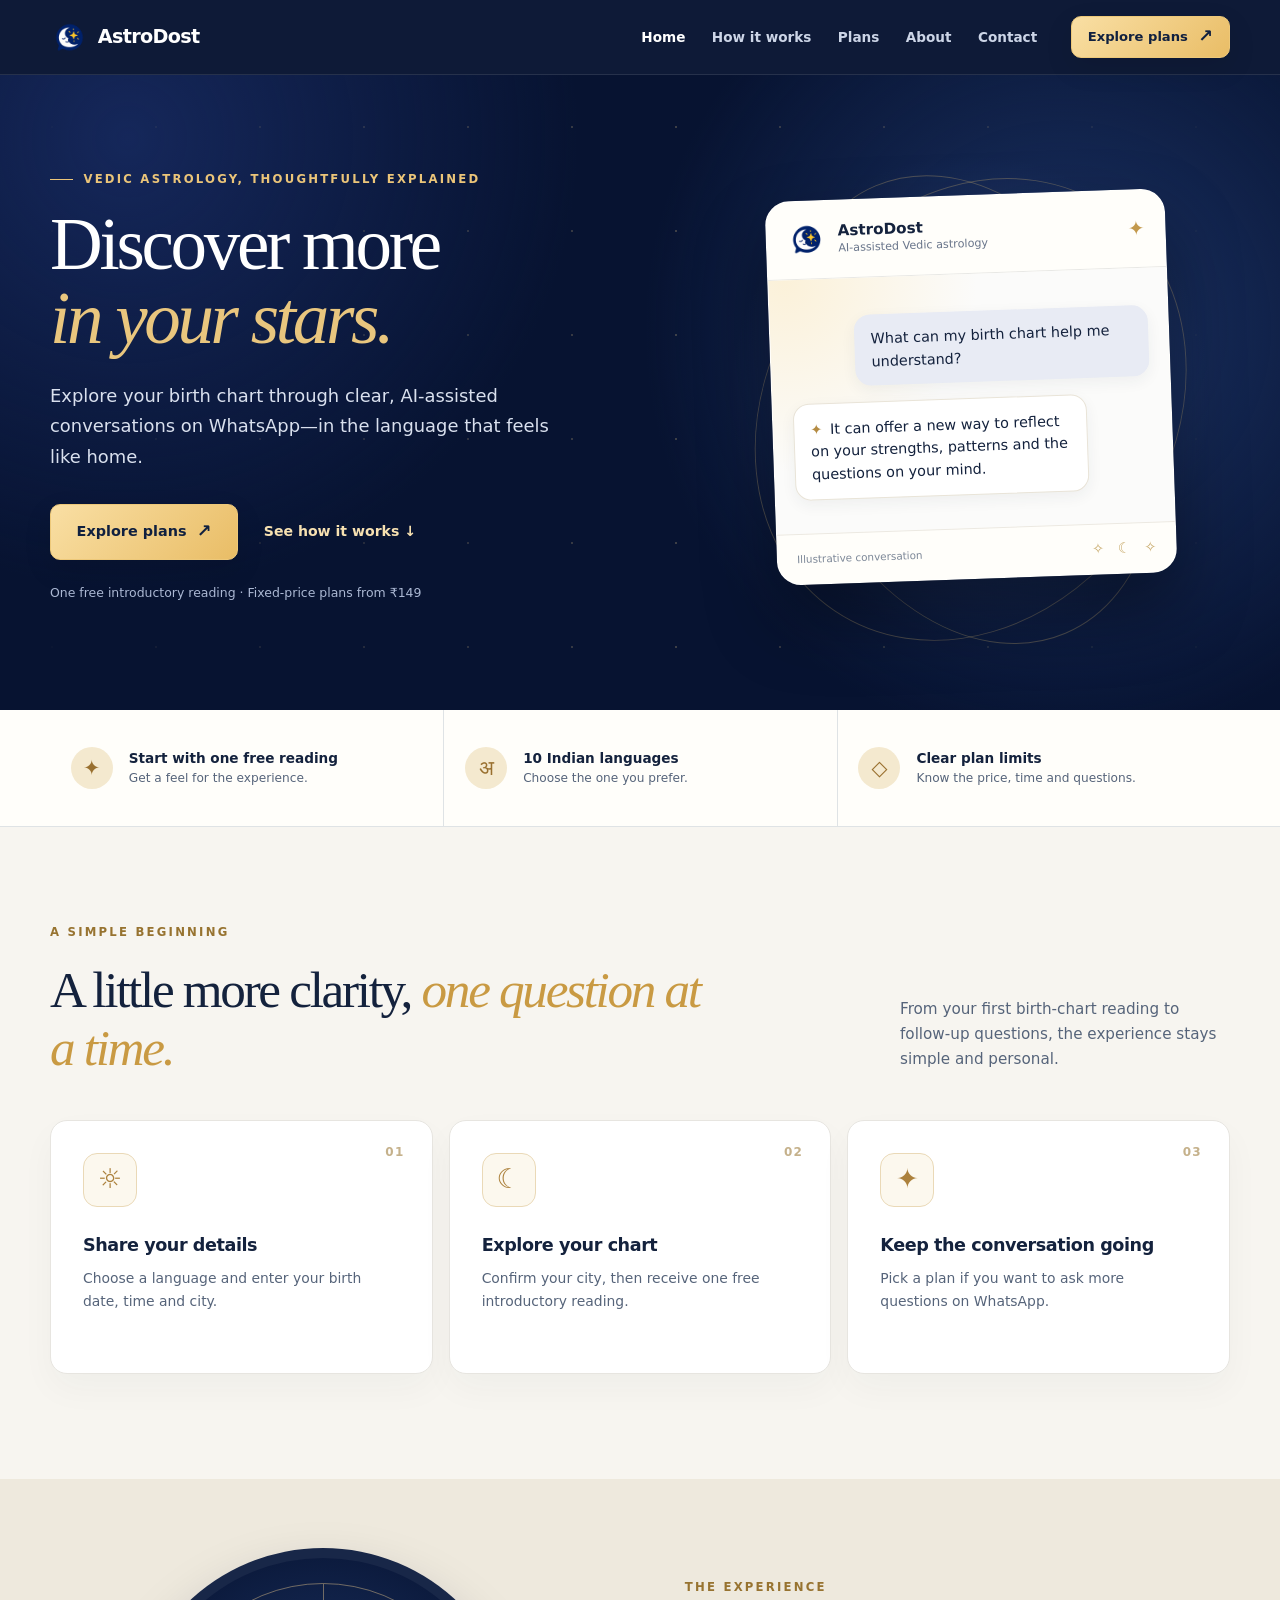
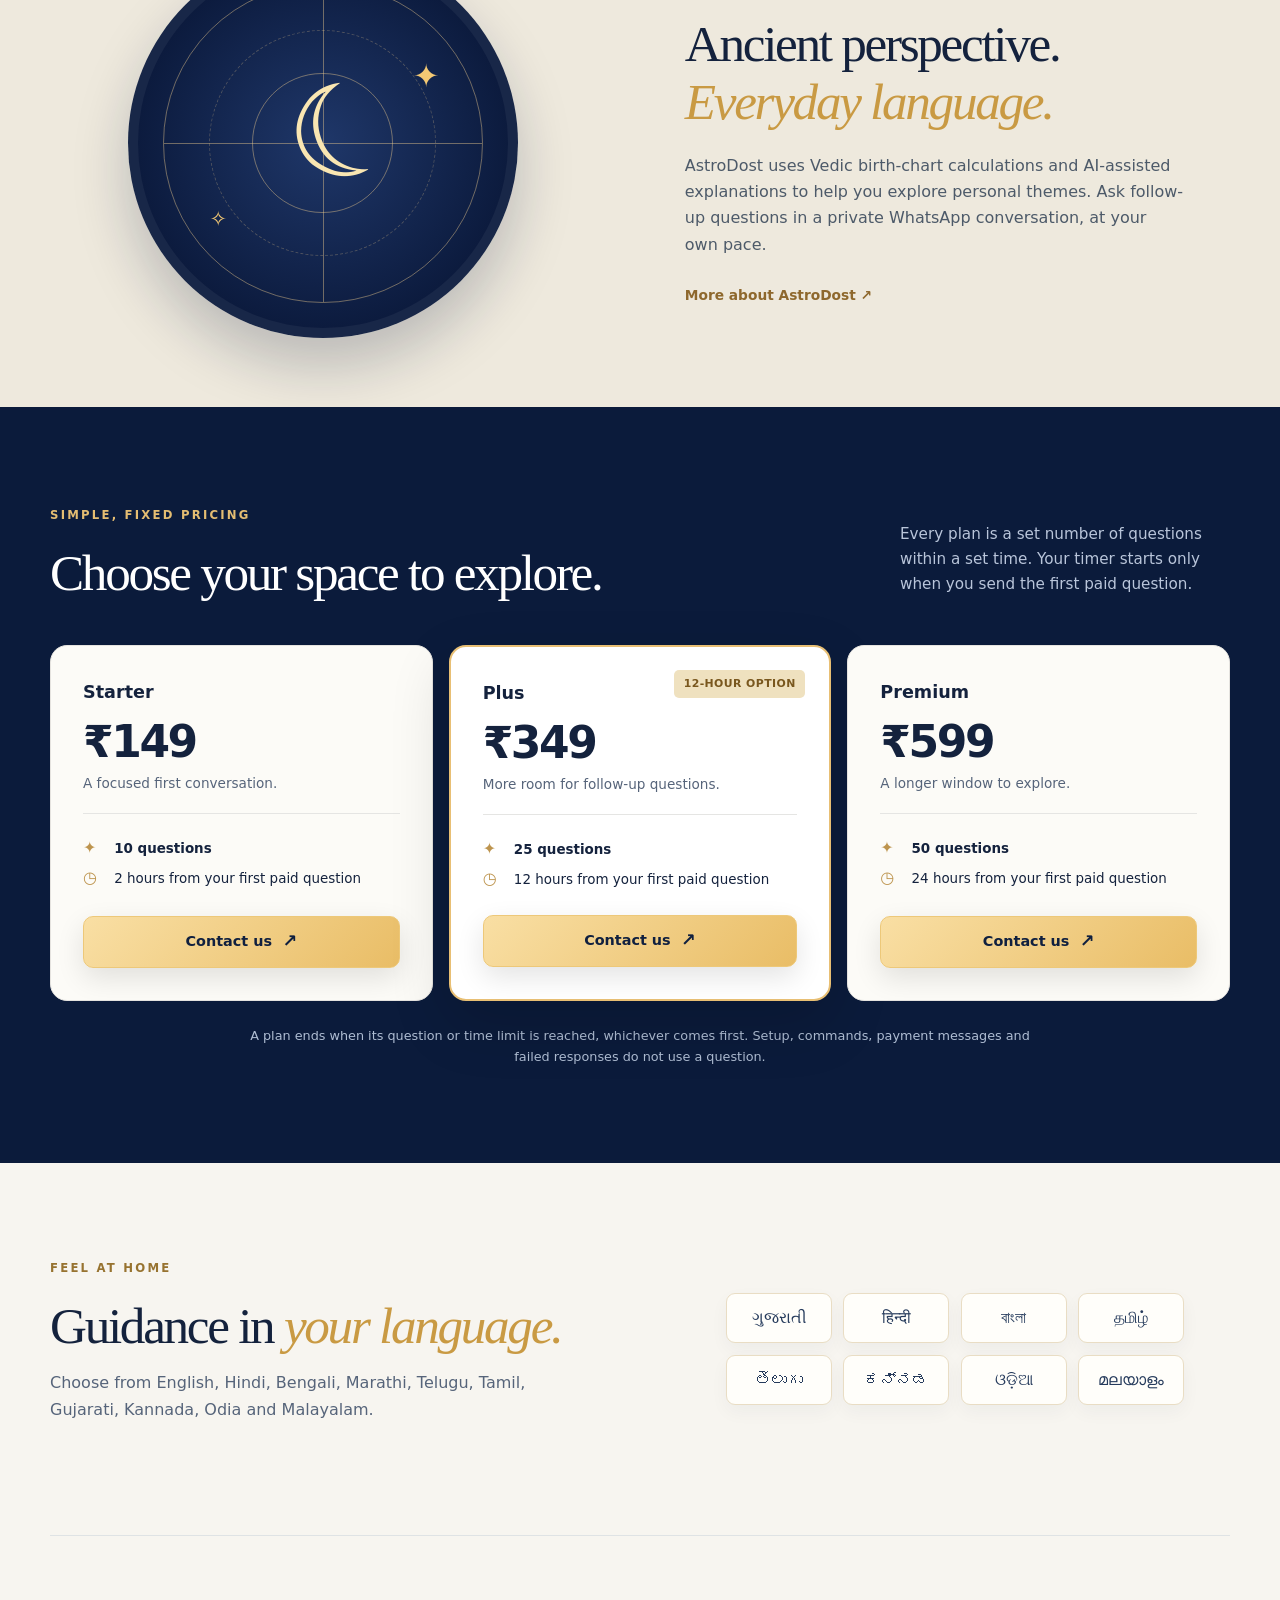
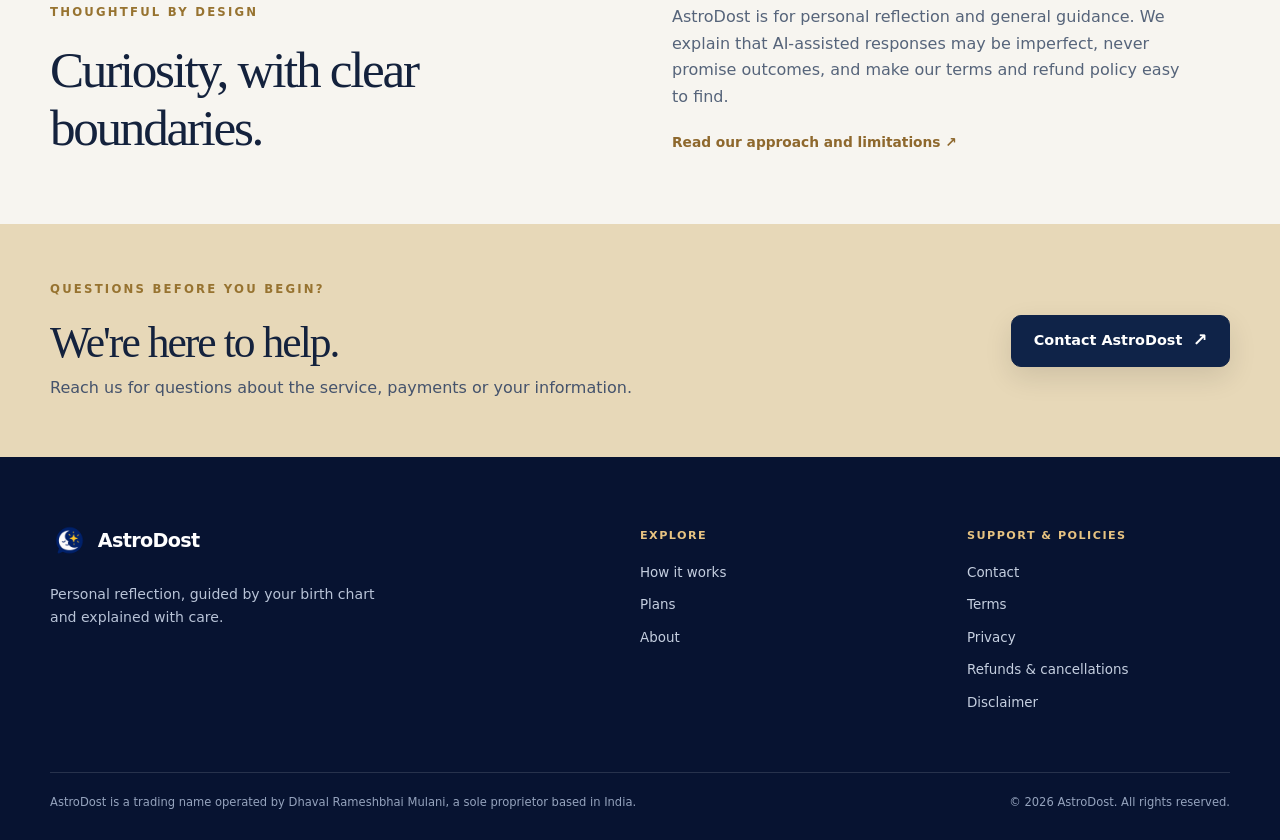
<file: index.html>
<!doctype html>
<html lang="en">
<head>
  <meta charset="utf-8">
  <meta name="viewport" content="width=device-width, initial-scale=1">
  <title>AI-assisted Vedic astrology on WhatsApp | AstroDost</title>
  <meta name="description" content="Personalised AI-assisted Vedic astrology guidance on WhatsApp, with one free introductory reading and fixed plans from ₹149.">
  <link rel="canonical" href="https://astrodost.site/">
  <link rel="icon" type="image/png" href="/assets/astrodost-mark.png">
  <meta name="theme-color" content="#071331">
  <link rel="stylesheet" href="/assets/site.css">
</head>
<body>
  <a class="skip-link" href="#main">Skip to content</a>
  <header class="site-header">
    <div class="header-inner">
      <a class="brand" href="/" aria-label="AstroDost home">
        <img src="/assets/astrodost-mark.png" alt="">
        <span>AstroDost</span>
      </a>
      <nav class="desktop-nav" aria-label="Primary navigation"><a href="/" aria-current='page'>Home</a><a href="/#how-it-works">How it works</a><a href="/#plans">Plans</a><a href="/about">About</a><a href="/contact">Contact</a></nav>
      <div class="header-action"><a class="button button-small" href="/#plans">Explore plans <span aria-hidden="true">↗</span></a></div>
      <details class="mobile-menu">
        <summary aria-label="Open navigation menu"><span></span><span></span><span></span></summary>
        <nav aria-label="Mobile navigation"><a href="/" aria-current='page'>Home</a><a href="/#how-it-works">How it works</a><a href="/#plans">Plans</a><a href="/about">About</a><a href="/contact">Contact</a></nav>
      </details>
    </div>
  </header>
  <main id="main">
    <section class="hero-band"><div class="hero section-shell">
      <div class="hero-copy">
        <p class="eyebrow"><span class="eyebrow-line"></span> Vedic astrology, thoughtfully explained </p>
        <h1>Discover more <em>in your stars.</em></h1>
        <p class="lead">Explore your birth chart through clear, AI-assisted conversations on WhatsApp—in the language that feels like home.</p>
        <div class="hero-actions"><a class="button button-large" href="#plans">Explore plans <span aria-hidden="true">↗</span></a><a class="secondary-link" href="#how-it-works">See how it works <span aria-hidden="true">↓</span></a></div>
        <p class="hero-note">One free introductory reading · Fixed-price plans from ₹149</p>
      </div>
      <div class="hero-visual"><div class="halo" aria-hidden="true"></div><div class="orbit orbit-one" aria-hidden="true"></div><div class="orbit orbit-two" aria-hidden="true"></div>
        <div class="preview-card">
          <div class="preview-top"><img src="/assets/astrodost-mark.png" alt=""><div><strong>AstroDost</strong><span>AI-assisted Vedic astrology</span></div><span class="preview-star" aria-hidden="true">✦</span></div>
          <div class="preview-messages"><p class="message-question">What can my birth chart help me understand?</p><p class="message-answer"><span aria-hidden="true">✦</span> It can offer a new way to reflect on your strengths, patterns and the questions on your mind.</p></div>
          <div class="preview-caption"><span>Illustrative conversation</span><span aria-hidden="true">✧ &nbsp; ☾ &nbsp; ✧</span></div>
        </div>
      </div>
    </div></section>
    <section class="assurance-strip"><div class="section-shell assurance-grid">
      <div><span class="assurance-icon" aria-hidden="true">✦</span><p><strong>Start with one free reading</strong><span>Get a feel for the experience.</span></p></div>
      <div><span class="assurance-icon" aria-hidden="true">अ</span><p><strong>10 Indian languages</strong><span>Choose the one you prefer.</span></p></div>
      <div><span class="assurance-icon" aria-hidden="true">◇</span><p><strong>Clear plan limits</strong><span>Know the price, time and questions.</span></p></div>
    </div></section>
    <section class="steps section-shell" id="how-it-works" aria-labelledby="how-title">
      <div class="section-heading"><div><p class="eyebrow">A simple beginning</p><h2 id="how-title">A little more clarity, <em>one question at a time.</em></h2></div><p>From your first birth-chart reading to follow-up questions, the experience stays simple and personal.</p></div>
      <div class="step-grid">
        <article><span class="step-number">01</span><div class="step-symbol" aria-hidden="true">☼</div><h3>Share your details</h3><p>Choose a language and enter your birth date, time and city.</p></article>
        <article><span class="step-number">02</span><div class="step-symbol" aria-hidden="true">☾</div><h3>Explore your chart</h3><p>Confirm your city, then receive one free introductory reading.</p></article>
        <article><span class="step-number">03</span><div class="step-symbol" aria-hidden="true">✦</div><h3>Keep the conversation going</h3><p>Pick a plan if you want to ask more questions on WhatsApp.</p></article>
      </div>
    </section>
    <section class="experience-band"><div class="experience section-shell">
      <div class="experience-art" aria-hidden="true"><div class="chart-ring chart-ring-one"></div><div class="chart-ring chart-ring-two"></div><div class="chart-ring chart-ring-three"></div><span class="chart-moon">☾</span><span class="chart-star chart-star-one">✦</span><span class="chart-star chart-star-two">✧</span></div>
      <div><p class="eyebrow">The experience</p><h2>Ancient perspective.<br><em>Everyday language.</em></h2><p>AstroDost uses Vedic birth-chart calculations and AI-assisted explanations to help you explore personal themes. Ask follow-up questions in a private WhatsApp conversation, at your own pace.</p><a class="inline-link" href="/about">More about AstroDost <span aria-hidden="true">↗</span></a></div>
    </div></section>
    <section class="plans-band" id="plans"><div class="plans section-shell" aria-labelledby="plans-title">
      <div class="section-heading plans-heading"><div><p class="eyebrow">Simple, fixed pricing</p><h2 id="plans-title">Choose your space to explore.</h2></div><p>Every plan is a set number of questions within a set time. Your timer starts only when you send the first paid question.</p></div>
      <div class="plan-grid"><article class="plan-card">
          
          <div class="plan-heading"><h3>Starter</h3><p class="price">₹149</p></div>
          <p class="plan-summary">A focused first conversation.</p>
          <div class="plan-terms"><p><span aria-hidden="true">✦</span><strong>10 questions</strong></p><p><span aria-hidden="true">◷</span>2 hours from your first paid question</p></div>
          <div class="plan-action"><a class="button button-plan" href="/contact">Contact us <span aria-hidden="true">↗</span></a></div>
        </article><article class="plan-card featured">
          <span class="badge">12-hour option</span>
          <div class="plan-heading"><h3>Plus</h3><p class="price">₹349</p></div>
          <p class="plan-summary">More room for follow-up questions.</p>
          <div class="plan-terms"><p><span aria-hidden="true">✦</span><strong>25 questions</strong></p><p><span aria-hidden="true">◷</span>12 hours from your first paid question</p></div>
          <div class="plan-action"><a class="button button-plan" href="/contact">Contact us <span aria-hidden="true">↗</span></a></div>
        </article><article class="plan-card">
          
          <div class="plan-heading"><h3>Premium</h3><p class="price">₹599</p></div>
          <p class="plan-summary">A longer window to explore.</p>
          <div class="plan-terms"><p><span aria-hidden="true">✦</span><strong>50 questions</strong></p><p><span aria-hidden="true">◷</span>24 hours from your first paid question</p></div>
          <div class="plan-action"><a class="button button-plan" href="/contact">Contact us <span aria-hidden="true">↗</span></a></div>
        </article></div>
      <p class="plan-footnote">A plan ends when its question or time limit is reached, whichever comes first. Setup, commands, payment messages and failed responses do not use a question.</p>
    </div></section>
    <section class="languages section-shell">
      <div><p class="eyebrow">Feel at home</p><h2>Guidance in <em>your language.</em></h2><p>Choose from English, Hindi, Bengali, Marathi, Telugu, Tamil, Gujarati, Kannada, Odia and Malayalam.</p></div>
      <div class="language-cloud" aria-label="Supported languages"><span>ગુજરાતી</span><span>हिन्दी</span><span>বাংলা</span><span>தமிழ்</span><span>తెలుగు</span><span>ಕನ್ನಡ</span><span>ଓଡ଼ିଆ</span><span>മലയാളം</span></div>
    </section>
    <section class="trust-section section-shell"><div><p class="eyebrow">Thoughtful by design</p><h2>Curiosity, with clear boundaries.</h2></div><div><p>AstroDost is for personal reflection and general guidance. We explain that AI-assisted responses may be imperfect, never promise outcomes, and make our terms and refund policy easy to find.</p><a class="inline-link" href="/disclaimer">Read our approach and limitations <span aria-hidden="true">↗</span></a></div></section>
    <section class="contact-band"><div class="contact-cta section-shell"><div><p class="eyebrow">Questions before you begin?</p><h2>We're here to help.</h2><p>Reach us for questions about the service, payments or your information.</p></div><a class="button button-light" href="/contact">Contact AstroDost <span aria-hidden="true">↗</span></a></div></section></main>
  <footer class="site-footer">
    <div class="footer-grid section-shell">
    <div class="footer-intro">
      <a class="brand footer-brand" href="/"><img src="/assets/astrodost-mark.png" alt=""><span>AstroDost</span></a>
      <p>Personal reflection, guided by your birth chart and explained with care.</p>
    </div>
    <div class="footer-links">
      <h2>Explore</h2>
      <a href="/#how-it-works">How it works</a><a href="/#plans">Plans</a><a href="/about">About</a>
    </div>
    <div class="footer-links">
      <h2>Support &amp; policies</h2>
      <a href="/contact">Contact</a><a href="/terms">Terms</a><a href="/privacy">Privacy</a><a href="/refunds">Refunds &amp; cancellations</a><a href="/disclaimer">Disclaimer</a>
    </div>
    </div>
    <div class="footer-bottom section-shell"><p>AstroDost is a trading name operated by Dhaval Rameshbhai Mulani, a sole proprietor based in India.</p><p>© 2026 AstroDost. All rights reserved.</p></div>
  </footer>
</body>
</html>
</file>
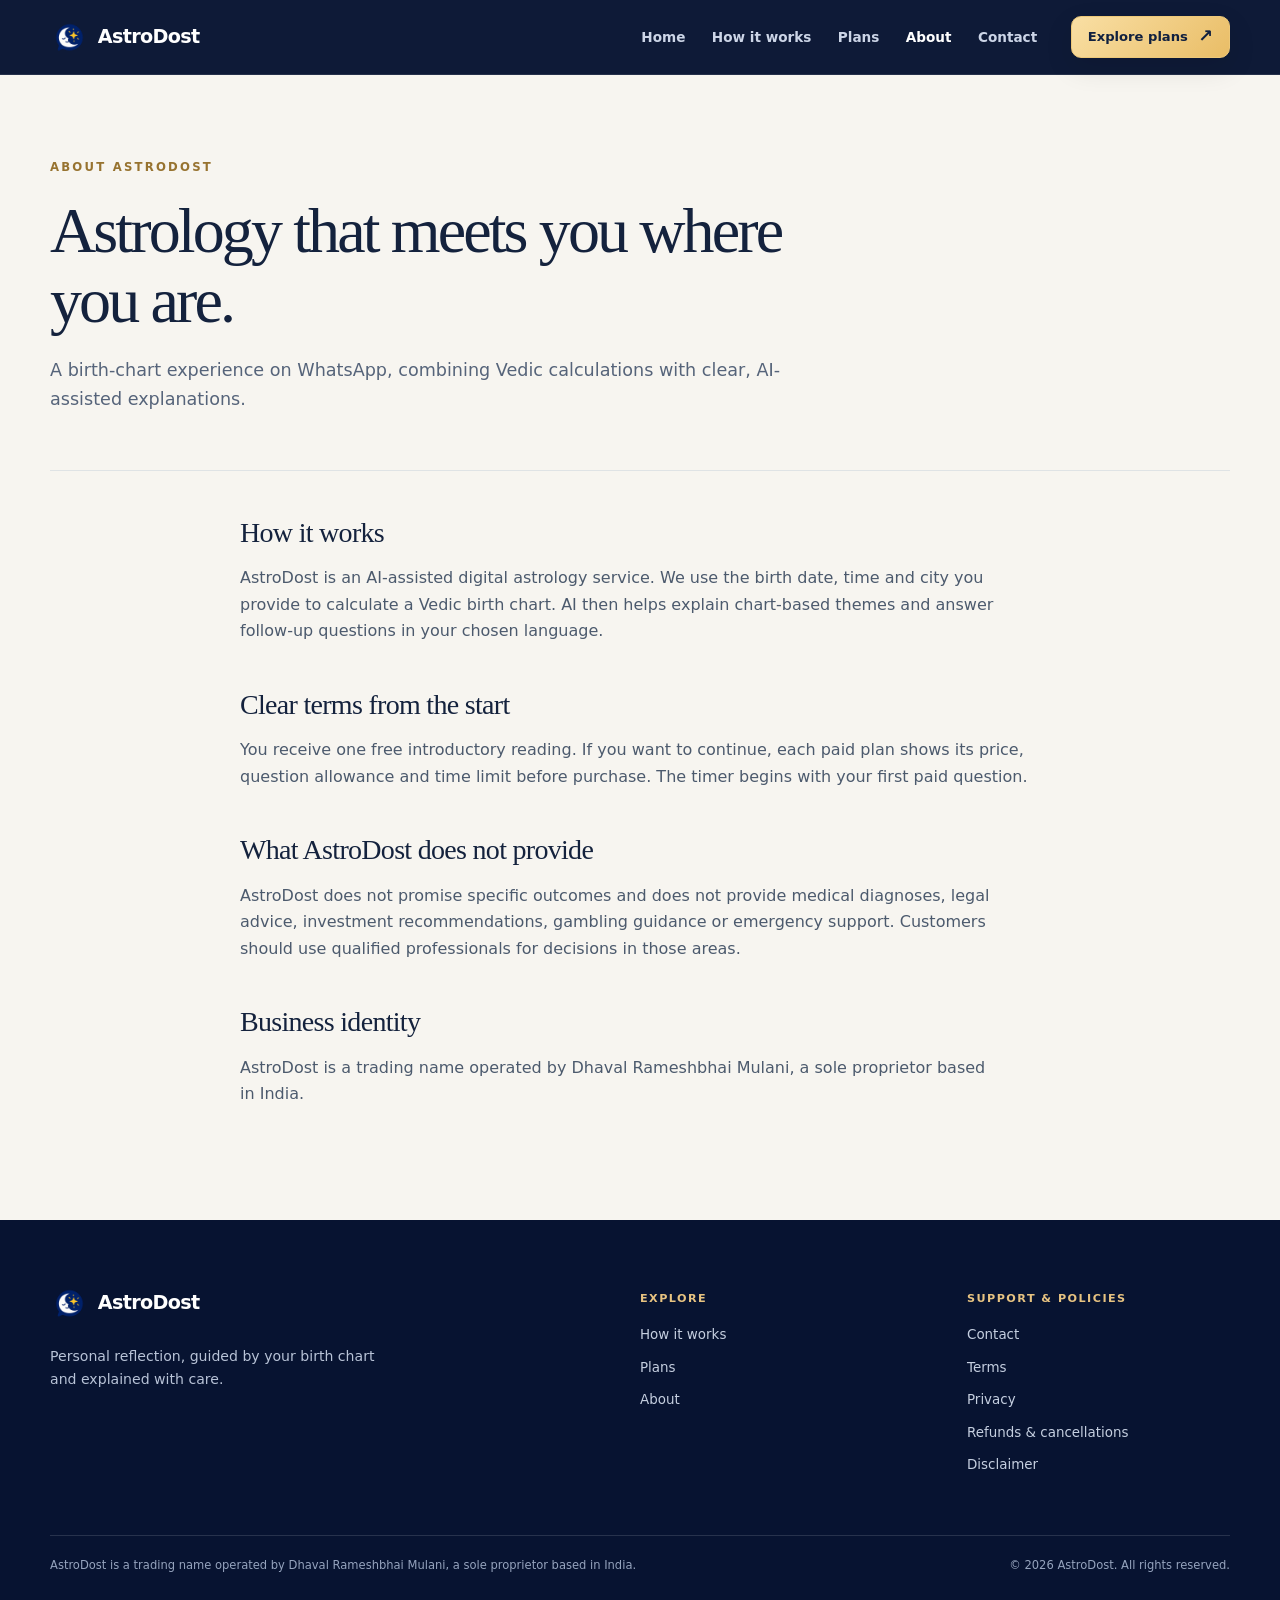
<file: about/index.html>
<!doctype html>
<html lang="en">
<head>
  <meta charset="utf-8">
  <meta name="viewport" content="width=device-width, initial-scale=1">
  <title>About | AstroDost</title>
  <meta name="description" content="Learn how AstroDost provides AI-assisted Vedic astrology guidance on WhatsApp.">
  <link rel="canonical" href="https://astrodost.site/about">
  <link rel="icon" type="image/png" href="/assets/astrodost-mark.png">
  <meta name="theme-color" content="#071331">
  <link rel="stylesheet" href="/assets/site.css">
</head>
<body>
  <a class="skip-link" href="#main">Skip to content</a>
  <header class="site-header">
    <div class="header-inner">
      <a class="brand" href="/" aria-label="AstroDost home">
        <img src="/assets/astrodost-mark.png" alt="">
        <span>AstroDost</span>
      </a>
      <nav class="desktop-nav" aria-label="Primary navigation"><a href="/">Home</a><a href="/#how-it-works">How it works</a><a href="/#plans">Plans</a><a href="/about" aria-current='page'>About</a><a href="/contact">Contact</a></nav>
      <div class="header-action"><a class="button button-small" href="/#plans">Explore plans <span aria-hidden="true">↗</span></a></div>
      <details class="mobile-menu">
        <summary aria-label="Open navigation menu"><span></span><span></span><span></span></summary>
        <nav aria-label="Mobile navigation"><a href="/">Home</a><a href="/#how-it-works">How it works</a><a href="/#plans">Plans</a><a href="/about" aria-current='page'>About</a><a href="/contact">Contact</a></nav>
      </details>
    </div>
  </header>
  <main id="main"><section class="content-hero section-shell"><p class="eyebrow">About AstroDost</p><h1>Astrology that meets you where you are.</h1><p class="lead">A birth-chart experience on WhatsApp, combining Vedic calculations with clear, AI-assisted explanations.</p></section>
    <article class="prose section-shell">
      <h2>How it works</h2><p>AstroDost is an AI-assisted digital astrology service. We use the birth date, time and city you provide to calculate a Vedic birth chart. AI then helps explain chart-based themes and answer follow-up questions in your chosen language.</p>
      <h2>Clear terms from the start</h2><p>You receive one free introductory reading. If you want to continue, each paid plan shows its price, question allowance and time limit before purchase. The timer begins with your first paid question.</p>
      <h2>What AstroDost does not provide</h2><p>AstroDost does not promise specific outcomes and does not provide medical diagnoses, legal advice, investment recommendations, gambling guidance or emergency support. Customers should use qualified professionals for decisions in those areas.</p>
      <h2>Business identity</h2><p>AstroDost is a trading name operated by Dhaval Rameshbhai Mulani, a sole proprietor based in India.</p>
    </article></main>
  <footer class="site-footer">
    <div class="footer-grid section-shell">
    <div class="footer-intro">
      <a class="brand footer-brand" href="/"><img src="/assets/astrodost-mark.png" alt=""><span>AstroDost</span></a>
      <p>Personal reflection, guided by your birth chart and explained with care.</p>
    </div>
    <div class="footer-links">
      <h2>Explore</h2>
      <a href="/#how-it-works">How it works</a><a href="/#plans">Plans</a><a href="/about">About</a>
    </div>
    <div class="footer-links">
      <h2>Support &amp; policies</h2>
      <a href="/contact">Contact</a><a href="/terms">Terms</a><a href="/privacy">Privacy</a><a href="/refunds">Refunds &amp; cancellations</a><a href="/disclaimer">Disclaimer</a>
    </div>
    </div>
    <div class="footer-bottom section-shell"><p>AstroDost is a trading name operated by Dhaval Rameshbhai Mulani, a sole proprietor based in India.</p><p>© 2026 AstroDost. All rights reserved.</p></div>
  </footer>
</body>
</html>
</file>
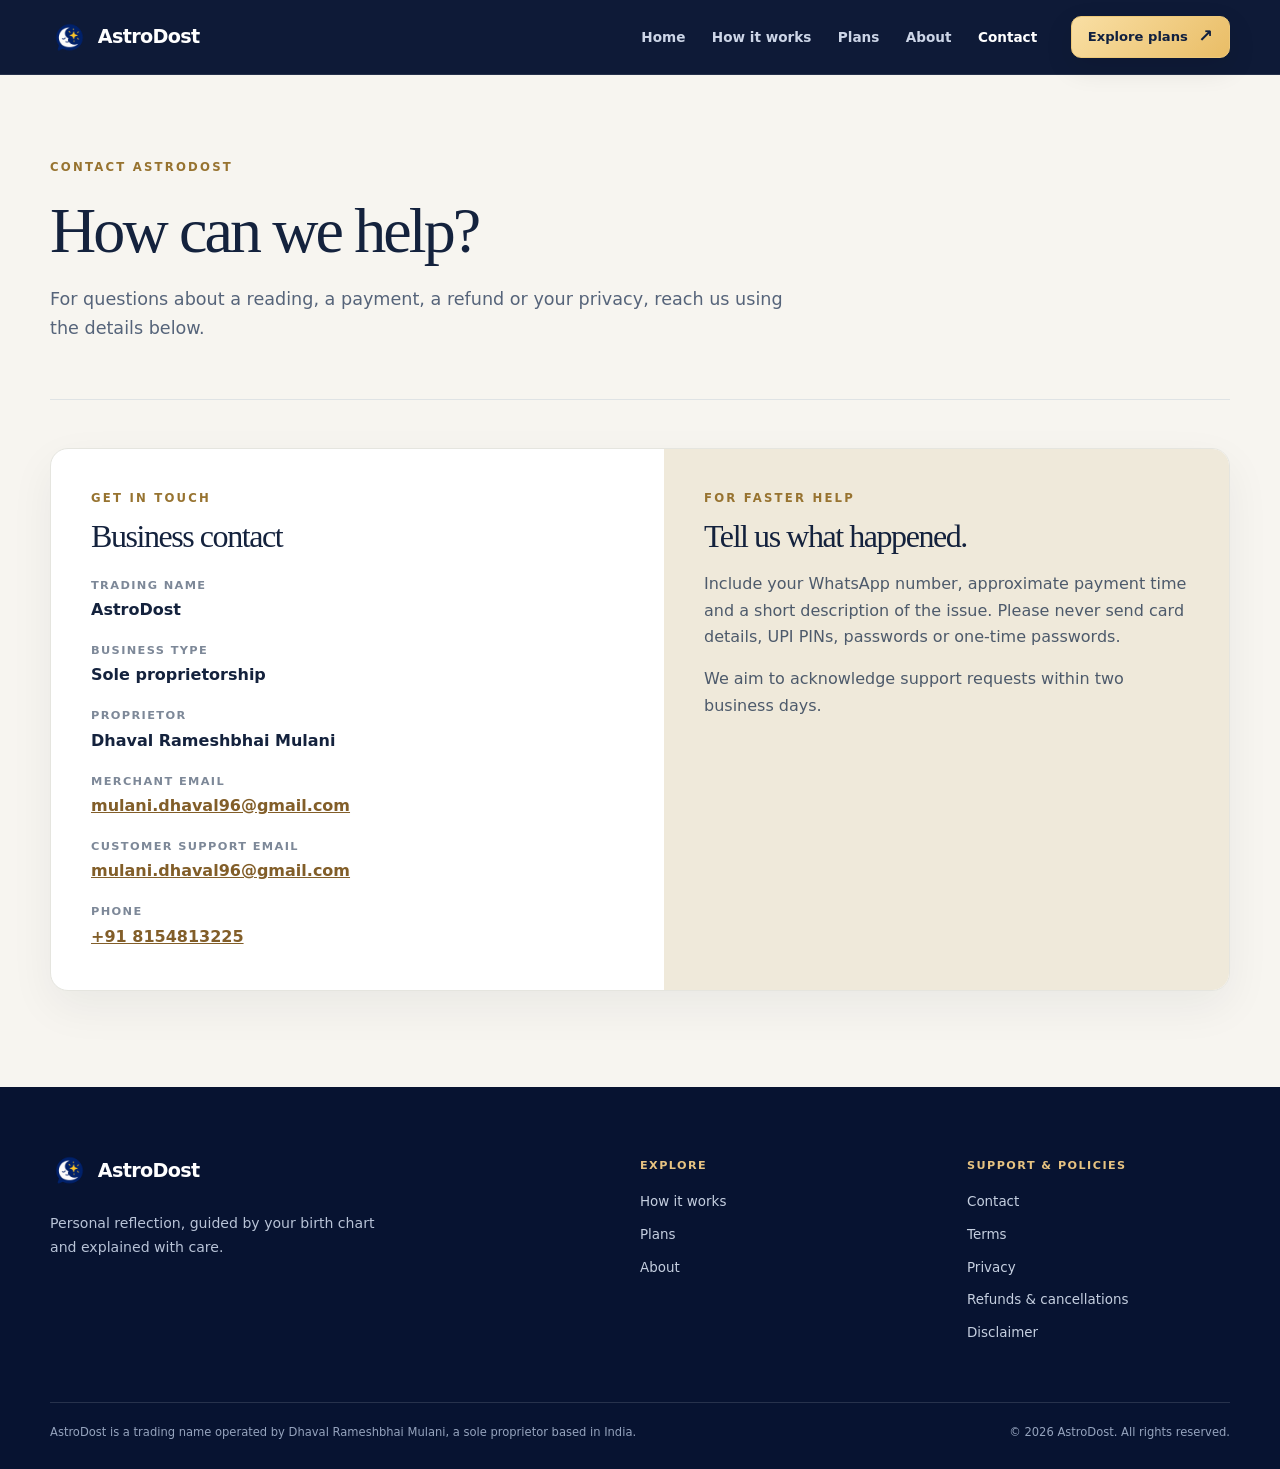
<file: contact/index.html>
<!doctype html>
<html lang="en">
<head>
  <meta charset="utf-8">
  <meta name="viewport" content="width=device-width, initial-scale=1">
  <title>Contact | AstroDost</title>
  <meta name="description" content="Contact AstroDost for support, payments, refunds and privacy requests.">
  <link rel="canonical" href="https://astrodost.site/contact">
  <link rel="icon" type="image/png" href="/assets/astrodost-mark.png">
  <meta name="theme-color" content="#071331">
  <link rel="stylesheet" href="/assets/site.css">
</head>
<body>
  <a class="skip-link" href="#main">Skip to content</a>
  <header class="site-header">
    <div class="header-inner">
      <a class="brand" href="/" aria-label="AstroDost home">
        <img src="/assets/astrodost-mark.png" alt="">
        <span>AstroDost</span>
      </a>
      <nav class="desktop-nav" aria-label="Primary navigation"><a href="/">Home</a><a href="/#how-it-works">How it works</a><a href="/#plans">Plans</a><a href="/about">About</a><a href="/contact" aria-current='page'>Contact</a></nav>
      <div class="header-action"><a class="button button-small" href="/#plans">Explore plans <span aria-hidden="true">↗</span></a></div>
      <details class="mobile-menu">
        <summary aria-label="Open navigation menu"><span></span><span></span><span></span></summary>
        <nav aria-label="Mobile navigation"><a href="/">Home</a><a href="/#how-it-works">How it works</a><a href="/#plans">Plans</a><a href="/about">About</a><a href="/contact" aria-current='page'>Contact</a></nav>
      </details>
    </div>
  </header>
  <main id="main"><section class="content-hero section-shell"><p class="eyebrow">Contact AstroDost</p><h1>How can we help?</h1><p class="lead">For questions about a reading, a payment, a refund or your privacy, reach us using the details below.</p></section>
    <section class="contact-card section-shell"><div><p class="eyebrow">Get in touch</p><h2>Business contact</h2><dl><dt>Trading name</dt><dd>AstroDost</dd><dt>Business type</dt><dd>Sole proprietorship</dd><dt>Proprietor</dt><dd>Dhaval Rameshbhai Mulani</dd><dt>Merchant email</dt><dd><a href="mailto:mulani.dhaval96@gmail.com">mulani.dhaval96@gmail.com</a></dd><dt>Customer support email</dt><dd><a href="mailto:mulani.dhaval96@gmail.com">mulani.dhaval96@gmail.com</a></dd><dt>Phone</dt><dd><a href="tel:+918154813225">+91 8154813225</a></dd></dl></div><div class="contact-help"><p class="eyebrow">For faster help</p><h2>Tell us what happened.</h2><p>Include your WhatsApp number, approximate payment time and a short description of the issue. Please never send card details, UPI PINs, passwords or one-time passwords.</p><p>We aim to acknowledge support requests within two business days.</p></div></section></main>
  <footer class="site-footer">
    <div class="footer-grid section-shell">
    <div class="footer-intro">
      <a class="brand footer-brand" href="/"><img src="/assets/astrodost-mark.png" alt=""><span>AstroDost</span></a>
      <p>Personal reflection, guided by your birth chart and explained with care.</p>
    </div>
    <div class="footer-links">
      <h2>Explore</h2>
      <a href="/#how-it-works">How it works</a><a href="/#plans">Plans</a><a href="/about">About</a>
    </div>
    <div class="footer-links">
      <h2>Support &amp; policies</h2>
      <a href="/contact">Contact</a><a href="/terms">Terms</a><a href="/privacy">Privacy</a><a href="/refunds">Refunds &amp; cancellations</a><a href="/disclaimer">Disclaimer</a>
    </div>
    </div>
    <div class="footer-bottom section-shell"><p>AstroDost is a trading name operated by Dhaval Rameshbhai Mulani, a sole proprietor based in India.</p><p>© 2026 AstroDost. All rights reserved.</p></div>
  </footer>
</body>
</html>
</file>
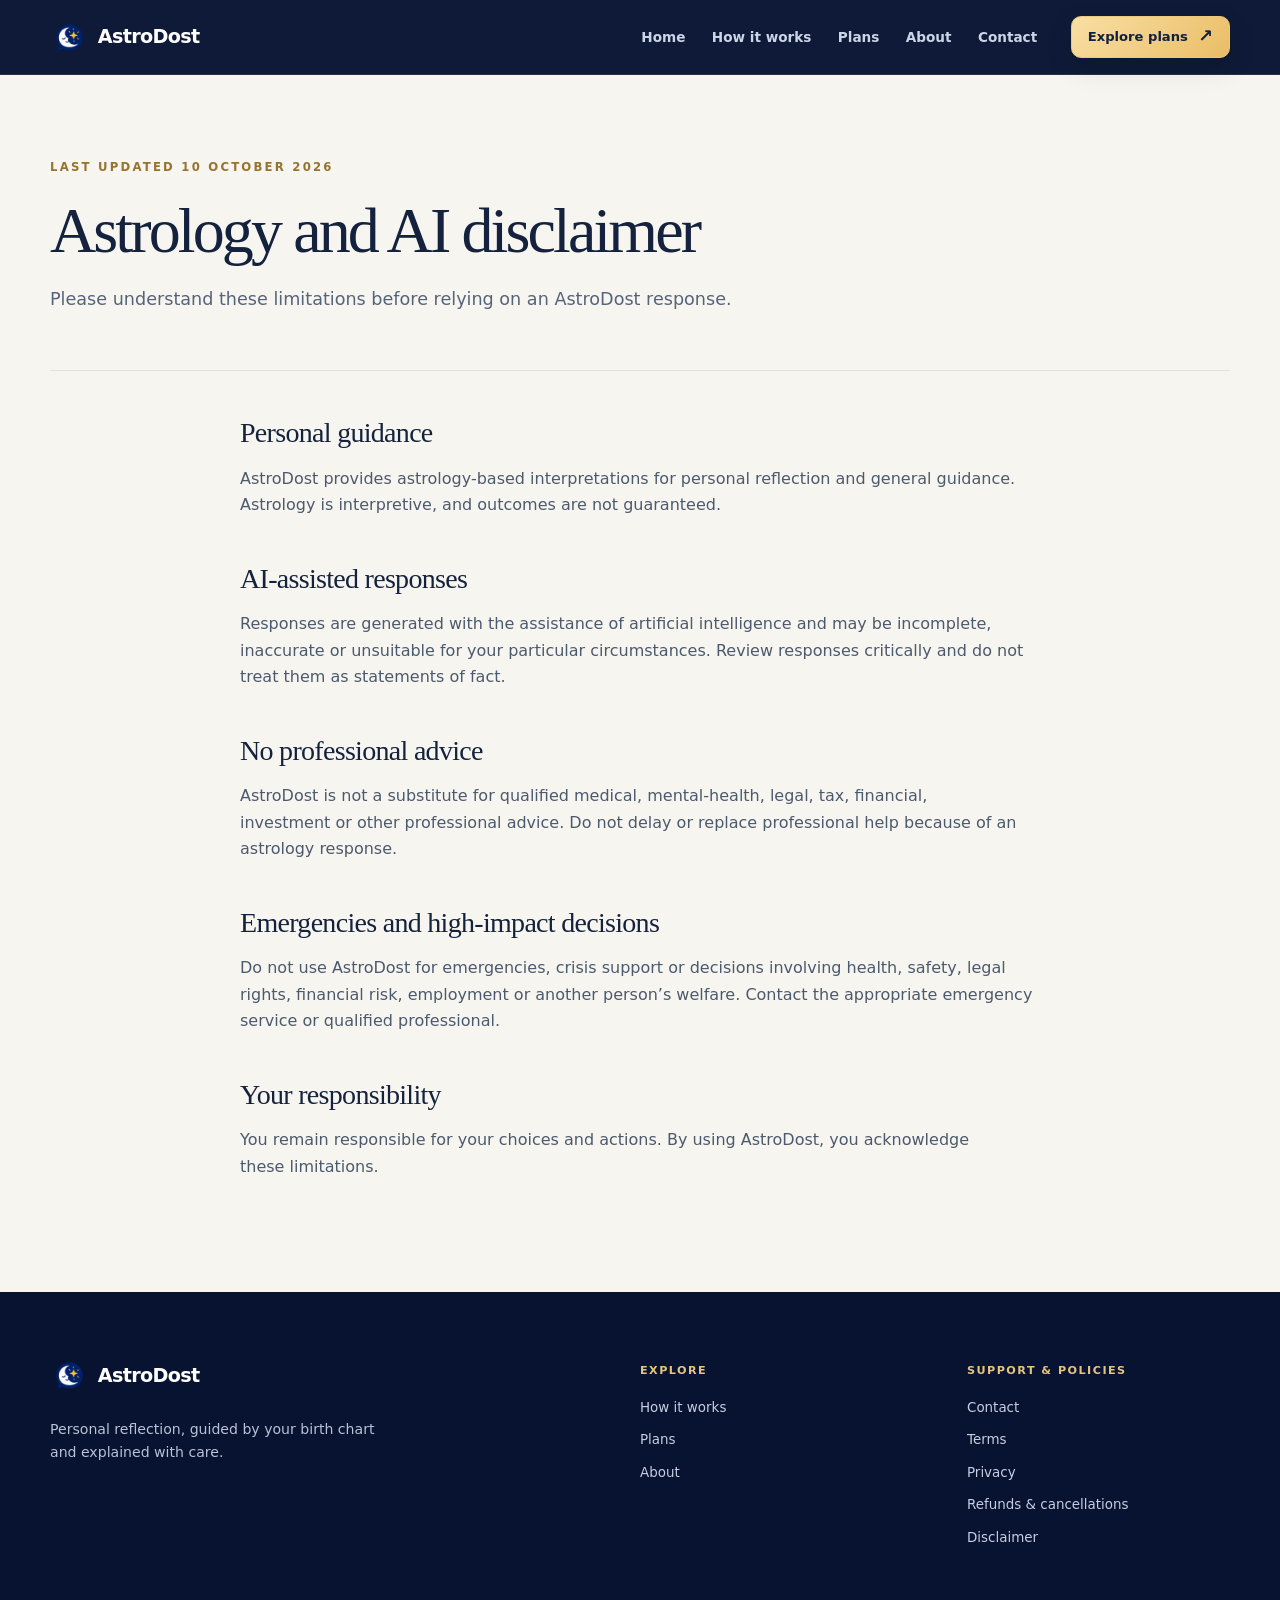
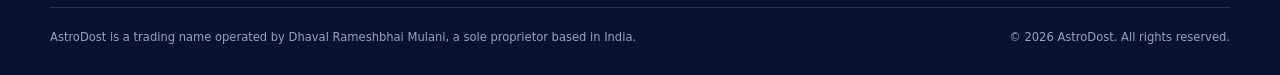
<file: disclaimer/index.html>
<!doctype html>
<html lang="en">
<head>
  <meta charset="utf-8">
  <meta name="viewport" content="width=device-width, initial-scale=1">
  <title>Astrology and AI disclaimer | AstroDost</title>
  <meta name="description" content="Please understand these limitations before relying on an AstroDost response.">
  <link rel="canonical" href="https://astrodost.site/disclaimer">
  <link rel="icon" type="image/png" href="/assets/astrodost-mark.png">
  <meta name="theme-color" content="#071331">
  <link rel="stylesheet" href="/assets/site.css">
</head>
<body>
  <a class="skip-link" href="#main">Skip to content</a>
  <header class="site-header">
    <div class="header-inner">
      <a class="brand" href="/" aria-label="AstroDost home">
        <img src="/assets/astrodost-mark.png" alt="">
        <span>AstroDost</span>
      </a>
      <nav class="desktop-nav" aria-label="Primary navigation"><a href="/">Home</a><a href="/#how-it-works">How it works</a><a href="/#plans">Plans</a><a href="/about">About</a><a href="/contact">Contact</a></nav>
      <div class="header-action"><a class="button button-small" href="/#plans">Explore plans <span aria-hidden="true">↗</span></a></div>
      <details class="mobile-menu">
        <summary aria-label="Open navigation menu"><span></span><span></span><span></span></summary>
        <nav aria-label="Mobile navigation"><a href="/">Home</a><a href="/#how-it-works">How it works</a><a href="/#plans">Plans</a><a href="/about">About</a><a href="/contact">Contact</a></nav>
      </details>
    </div>
  </header>
  <main id="main"><section class="content-hero section-shell"><p class="eyebrow">Last updated 10 October 2026</p><h1>Astrology and AI disclaimer</h1><p class="lead">Please understand these limitations before relying on an AstroDost response.</p></section><article class="prose section-shell"><h2>Personal guidance</h2><p>AstroDost provides astrology-based interpretations for personal reflection and general guidance. Astrology is interpretive, and outcomes are not guaranteed.</p><h2>AI-assisted responses</h2><p>Responses are generated with the assistance of artificial intelligence and may be incomplete, inaccurate or unsuitable for your particular circumstances. Review responses critically and do not treat them as statements of fact.</p><h2>No professional advice</h2><p>AstroDost is not a substitute for qualified medical, mental-health, legal, tax, financial, investment or other professional advice. Do not delay or replace professional help because of an astrology response.</p><h2>Emergencies and high-impact decisions</h2><p>Do not use AstroDost for emergencies, crisis support or decisions involving health, safety, legal rights, financial risk, employment or another person’s welfare. Contact the appropriate emergency service or qualified professional.</p><h2>Your responsibility</h2><p>You remain responsible for your choices and actions. By using AstroDost, you acknowledge these limitations.</p></article></main>
  <footer class="site-footer">
    <div class="footer-grid section-shell">
    <div class="footer-intro">
      <a class="brand footer-brand" href="/"><img src="/assets/astrodost-mark.png" alt=""><span>AstroDost</span></a>
      <p>Personal reflection, guided by your birth chart and explained with care.</p>
    </div>
    <div class="footer-links">
      <h2>Explore</h2>
      <a href="/#how-it-works">How it works</a><a href="/#plans">Plans</a><a href="/about">About</a>
    </div>
    <div class="footer-links">
      <h2>Support &amp; policies</h2>
      <a href="/contact">Contact</a><a href="/terms">Terms</a><a href="/privacy">Privacy</a><a href="/refunds">Refunds &amp; cancellations</a><a href="/disclaimer">Disclaimer</a>
    </div>
    </div>
    <div class="footer-bottom section-shell"><p>AstroDost is a trading name operated by Dhaval Rameshbhai Mulani, a sole proprietor based in India.</p><p>© 2026 AstroDost. All rights reserved.</p></div>
  </footer>
</body>
</html>
</file>
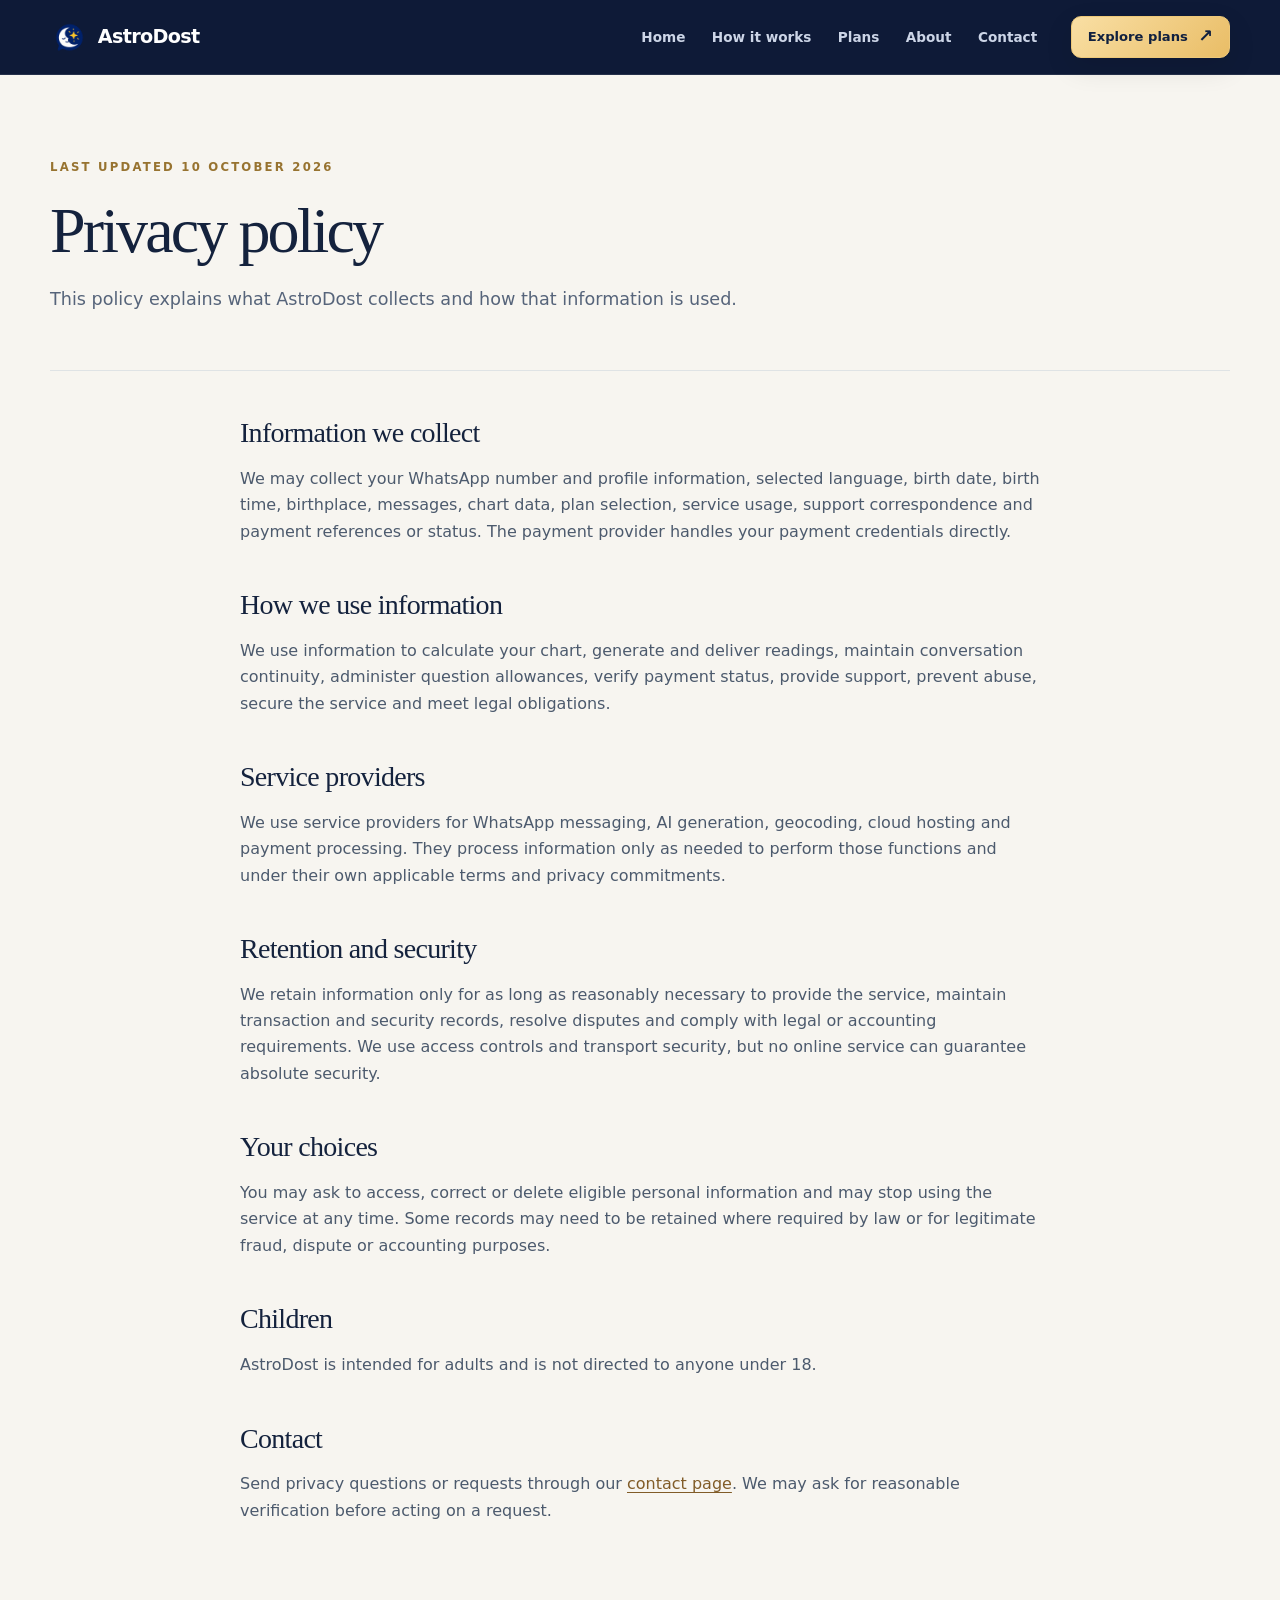
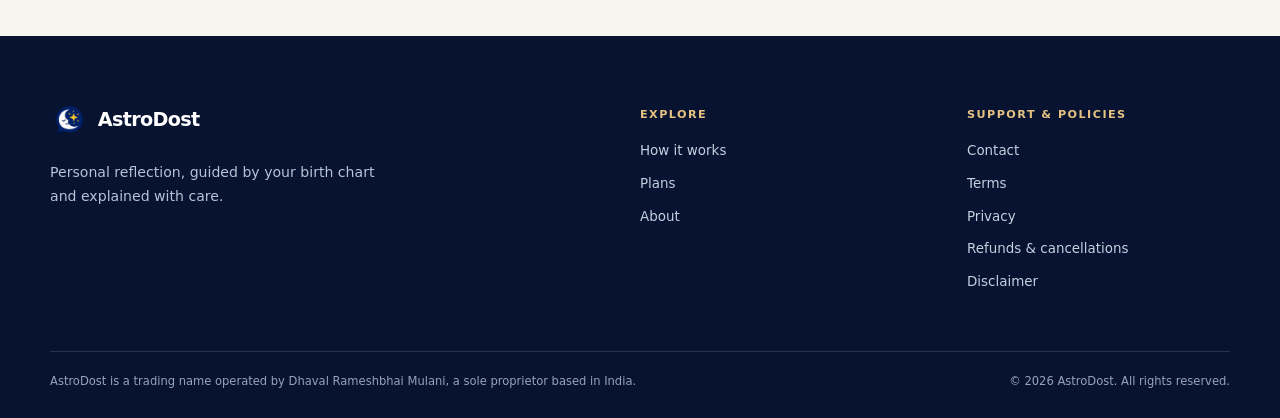
<file: privacy/index.html>
<!doctype html>
<html lang="en">
<head>
  <meta charset="utf-8">
  <meta name="viewport" content="width=device-width, initial-scale=1">
  <title>Privacy policy | AstroDost</title>
  <meta name="description" content="This policy explains what AstroDost collects and how that information is used.">
  <link rel="canonical" href="https://astrodost.site/privacy">
  <link rel="icon" type="image/png" href="/assets/astrodost-mark.png">
  <meta name="theme-color" content="#071331">
  <link rel="stylesheet" href="/assets/site.css">
</head>
<body>
  <a class="skip-link" href="#main">Skip to content</a>
  <header class="site-header">
    <div class="header-inner">
      <a class="brand" href="/" aria-label="AstroDost home">
        <img src="/assets/astrodost-mark.png" alt="">
        <span>AstroDost</span>
      </a>
      <nav class="desktop-nav" aria-label="Primary navigation"><a href="/">Home</a><a href="/#how-it-works">How it works</a><a href="/#plans">Plans</a><a href="/about">About</a><a href="/contact">Contact</a></nav>
      <div class="header-action"><a class="button button-small" href="/#plans">Explore plans <span aria-hidden="true">↗</span></a></div>
      <details class="mobile-menu">
        <summary aria-label="Open navigation menu"><span></span><span></span><span></span></summary>
        <nav aria-label="Mobile navigation"><a href="/">Home</a><a href="/#how-it-works">How it works</a><a href="/#plans">Plans</a><a href="/about">About</a><a href="/contact">Contact</a></nav>
      </details>
    </div>
  </header>
  <main id="main"><section class="content-hero section-shell"><p class="eyebrow">Last updated 10 October 2026</p><h1>Privacy policy</h1><p class="lead">This policy explains what AstroDost collects and how that information is used.</p></section><article class="prose section-shell"><h2>Information we collect</h2><p>We may collect your WhatsApp number and profile information, selected language, birth date, birth time, birthplace, messages, chart data, plan selection, service usage, support correspondence and payment references or status. The payment provider handles your payment credentials directly.</p><h2>How we use information</h2><p>We use information to calculate your chart, generate and deliver readings, maintain conversation continuity, administer question allowances, verify payment status, provide support, prevent abuse, secure the service and meet legal obligations.</p><h2>Service providers</h2><p>We use service providers for WhatsApp messaging, AI generation, geocoding, cloud hosting and payment processing. They process information only as needed to perform those functions and under their own applicable terms and privacy commitments.</p><h2>Retention and security</h2><p>We retain information only for as long as reasonably necessary to provide the service, maintain transaction and security records, resolve disputes and comply with legal or accounting requirements. We use access controls and transport security, but no online service can guarantee absolute security.</p><h2>Your choices</h2><p>You may ask to access, correct or delete eligible personal information and may stop using the service at any time. Some records may need to be retained where required by law or for legitimate fraud, dispute or accounting purposes.</p><h2>Children</h2><p>AstroDost is intended for adults and is not directed to anyone under 18.</p><h2>Contact</h2><p>Send privacy questions or requests through our <a href="/contact">contact page</a>. We may ask for reasonable verification before acting on a request.</p></article></main>
  <footer class="site-footer">
    <div class="footer-grid section-shell">
    <div class="footer-intro">
      <a class="brand footer-brand" href="/"><img src="/assets/astrodost-mark.png" alt=""><span>AstroDost</span></a>
      <p>Personal reflection, guided by your birth chart and explained with care.</p>
    </div>
    <div class="footer-links">
      <h2>Explore</h2>
      <a href="/#how-it-works">How it works</a><a href="/#plans">Plans</a><a href="/about">About</a>
    </div>
    <div class="footer-links">
      <h2>Support &amp; policies</h2>
      <a href="/contact">Contact</a><a href="/terms">Terms</a><a href="/privacy">Privacy</a><a href="/refunds">Refunds &amp; cancellations</a><a href="/disclaimer">Disclaimer</a>
    </div>
    </div>
    <div class="footer-bottom section-shell"><p>AstroDost is a trading name operated by Dhaval Rameshbhai Mulani, a sole proprietor based in India.</p><p>© 2026 AstroDost. All rights reserved.</p></div>
  </footer>
</body>
</html>
</file>
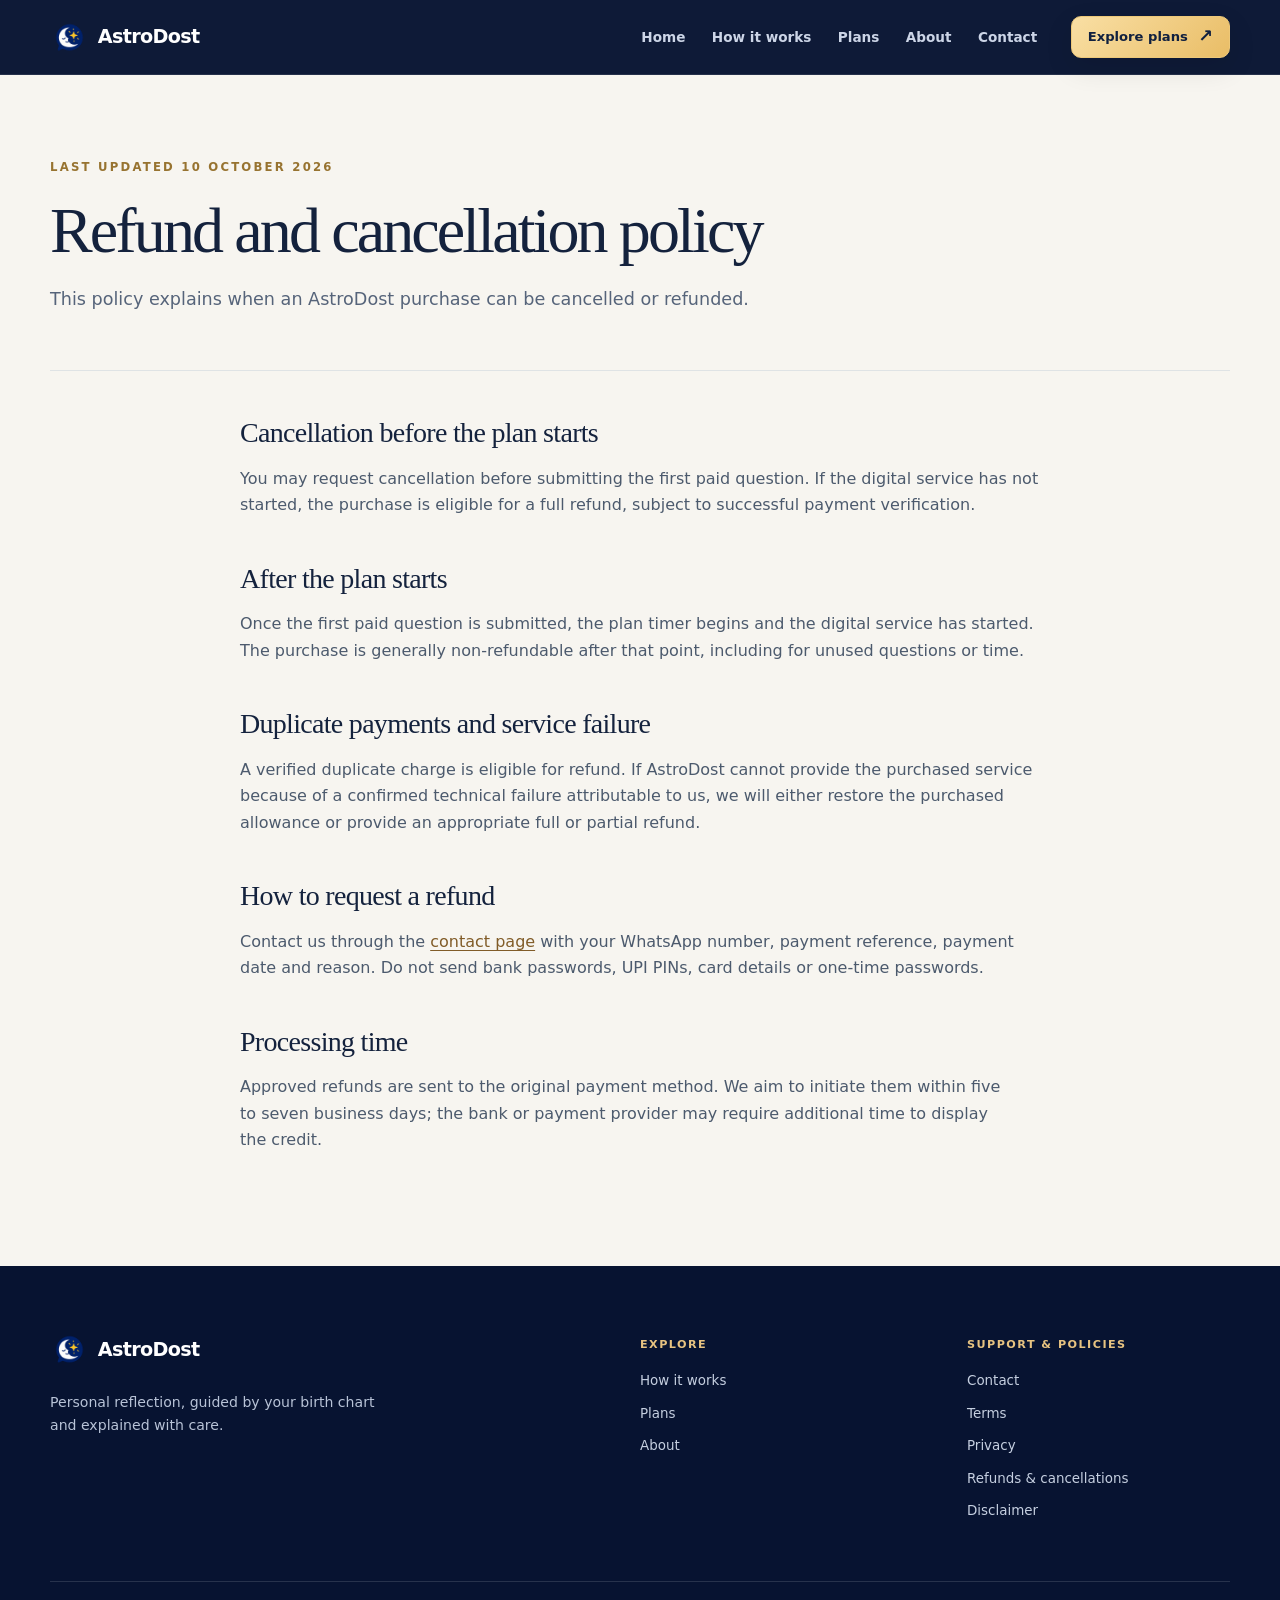
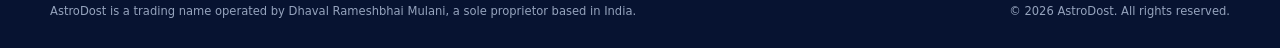
<file: refunds/index.html>
<!doctype html>
<html lang="en">
<head>
  <meta charset="utf-8">
  <meta name="viewport" content="width=device-width, initial-scale=1">
  <title>Refund and cancellation policy | AstroDost</title>
  <meta name="description" content="This policy explains when an AstroDost purchase can be cancelled or refunded.">
  <link rel="canonical" href="https://astrodost.site/refunds">
  <link rel="icon" type="image/png" href="/assets/astrodost-mark.png">
  <meta name="theme-color" content="#071331">
  <link rel="stylesheet" href="/assets/site.css">
</head>
<body>
  <a class="skip-link" href="#main">Skip to content</a>
  <header class="site-header">
    <div class="header-inner">
      <a class="brand" href="/" aria-label="AstroDost home">
        <img src="/assets/astrodost-mark.png" alt="">
        <span>AstroDost</span>
      </a>
      <nav class="desktop-nav" aria-label="Primary navigation"><a href="/">Home</a><a href="/#how-it-works">How it works</a><a href="/#plans">Plans</a><a href="/about">About</a><a href="/contact">Contact</a></nav>
      <div class="header-action"><a class="button button-small" href="/#plans">Explore plans <span aria-hidden="true">↗</span></a></div>
      <details class="mobile-menu">
        <summary aria-label="Open navigation menu"><span></span><span></span><span></span></summary>
        <nav aria-label="Mobile navigation"><a href="/">Home</a><a href="/#how-it-works">How it works</a><a href="/#plans">Plans</a><a href="/about">About</a><a href="/contact">Contact</a></nav>
      </details>
    </div>
  </header>
  <main id="main"><section class="content-hero section-shell"><p class="eyebrow">Last updated 10 October 2026</p><h1>Refund and cancellation policy</h1><p class="lead">This policy explains when an AstroDost purchase can be cancelled or refunded.</p></section><article class="prose section-shell"><h2>Cancellation before the plan starts</h2><p>You may request cancellation before submitting the first paid question. If the digital service has not started, the purchase is eligible for a full refund, subject to successful payment verification.</p><h2>After the plan starts</h2><p>Once the first paid question is submitted, the plan timer begins and the digital service has started. The purchase is generally non-refundable after that point, including for unused questions or time.</p><h2>Duplicate payments and service failure</h2><p>A verified duplicate charge is eligible for refund. If AstroDost cannot provide the purchased service because of a confirmed technical failure attributable to us, we will either restore the purchased allowance or provide an appropriate full or partial refund.</p><h2>How to request a refund</h2><p>Contact us through the <a href="/contact">contact page</a> with your WhatsApp number, payment reference, payment date and reason. Do not send bank passwords, UPI PINs, card details or one-time passwords.</p><h2>Processing time</h2><p>Approved refunds are sent to the original payment method. We aim to initiate them within five to seven business days; the bank or payment provider may require additional time to display the credit.</p></article></main>
  <footer class="site-footer">
    <div class="footer-grid section-shell">
    <div class="footer-intro">
      <a class="brand footer-brand" href="/"><img src="/assets/astrodost-mark.png" alt=""><span>AstroDost</span></a>
      <p>Personal reflection, guided by your birth chart and explained with care.</p>
    </div>
    <div class="footer-links">
      <h2>Explore</h2>
      <a href="/#how-it-works">How it works</a><a href="/#plans">Plans</a><a href="/about">About</a>
    </div>
    <div class="footer-links">
      <h2>Support &amp; policies</h2>
      <a href="/contact">Contact</a><a href="/terms">Terms</a><a href="/privacy">Privacy</a><a href="/refunds">Refunds &amp; cancellations</a><a href="/disclaimer">Disclaimer</a>
    </div>
    </div>
    <div class="footer-bottom section-shell"><p>AstroDost is a trading name operated by Dhaval Rameshbhai Mulani, a sole proprietor based in India.</p><p>© 2026 AstroDost. All rights reserved.</p></div>
  </footer>
</body>
</html>
</file>
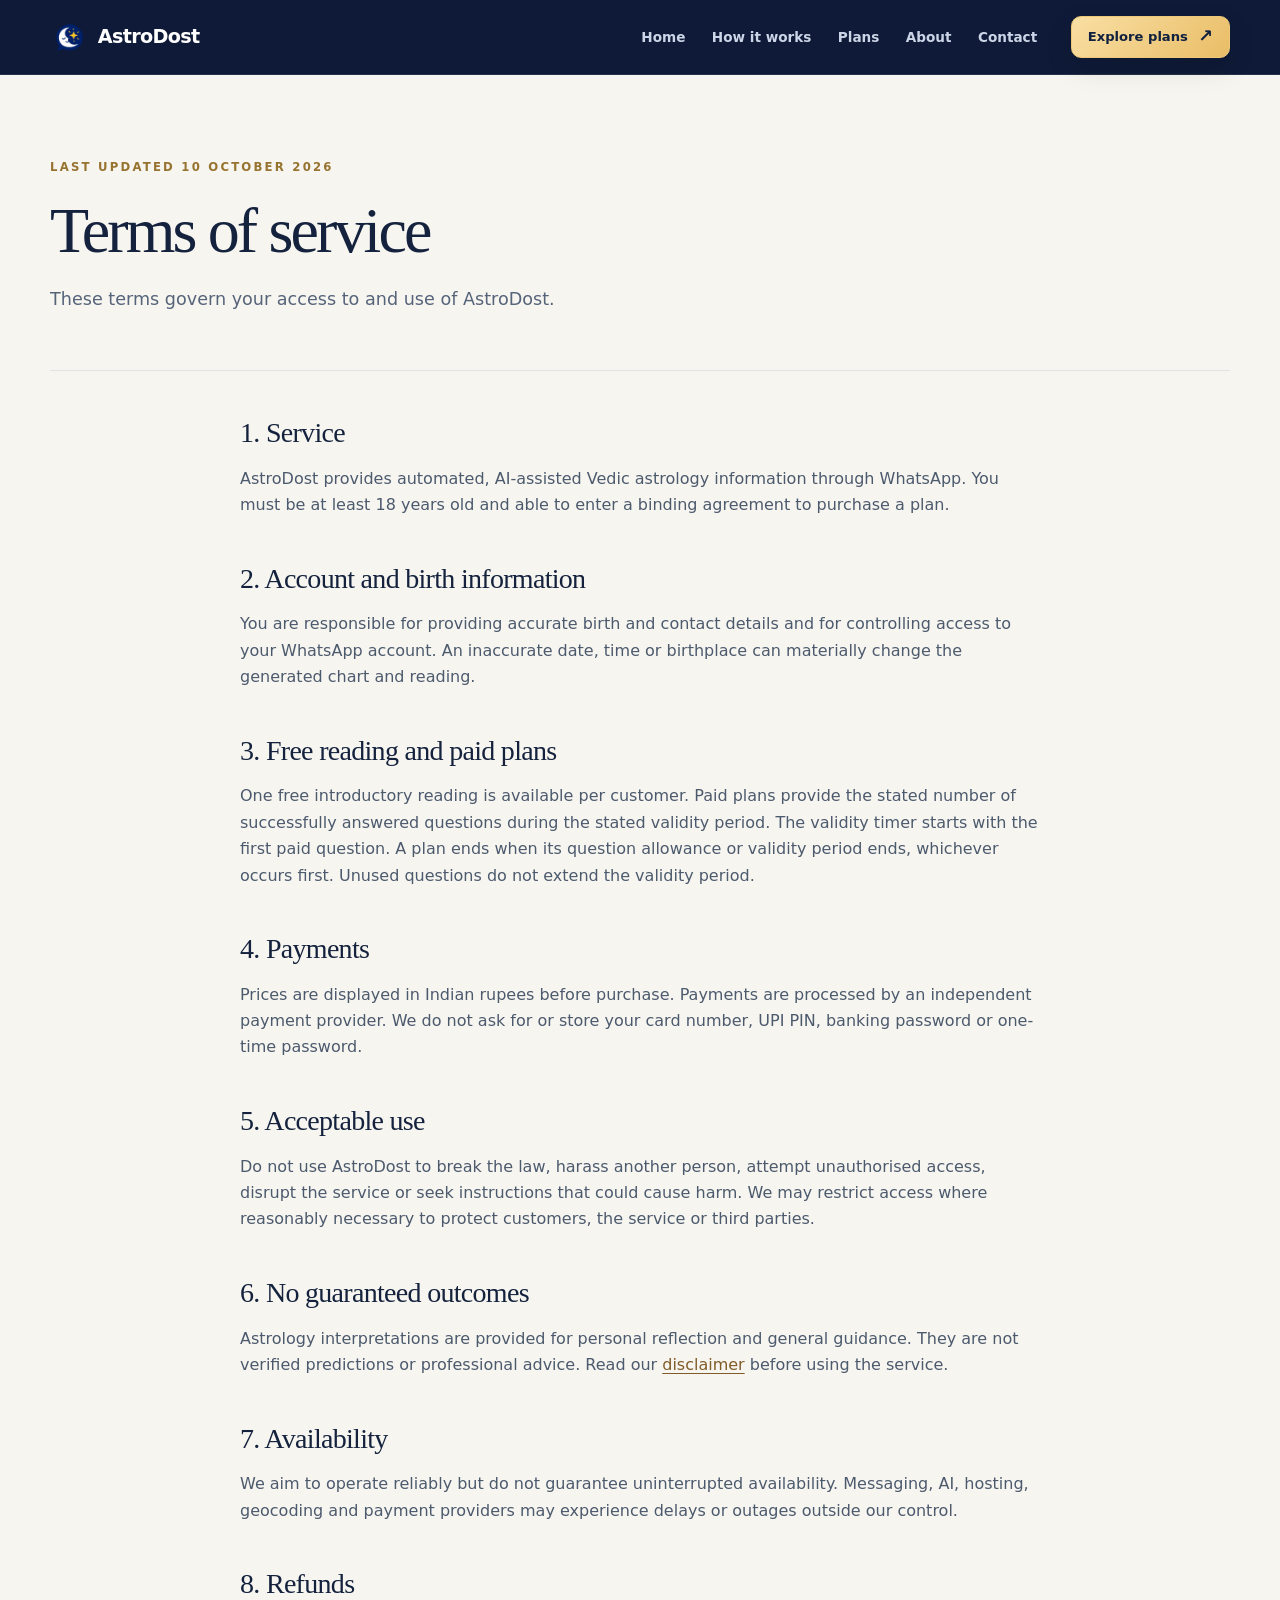
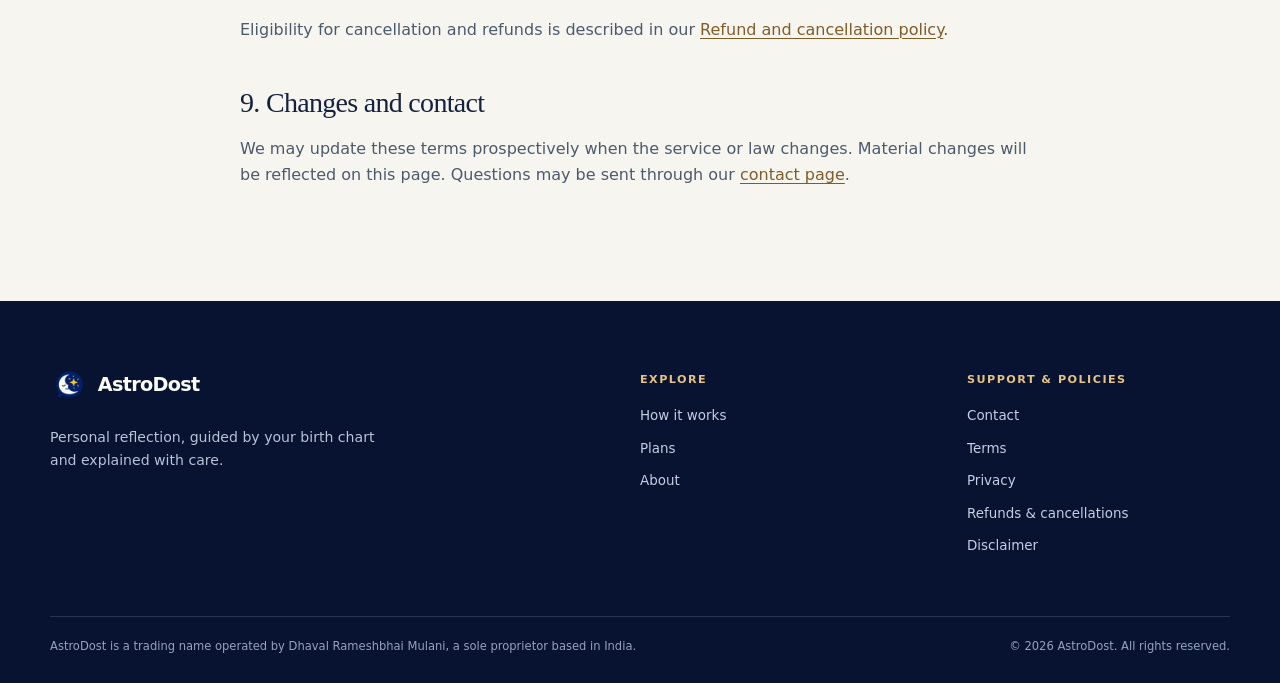
<file: terms/index.html>
<!doctype html>
<html lang="en">
<head>
  <meta charset="utf-8">
  <meta name="viewport" content="width=device-width, initial-scale=1">
  <title>Terms of service | AstroDost</title>
  <meta name="description" content="These terms govern your access to and use of AstroDost.">
  <link rel="canonical" href="https://astrodost.site/terms">
  <link rel="icon" type="image/png" href="/assets/astrodost-mark.png">
  <meta name="theme-color" content="#071331">
  <link rel="stylesheet" href="/assets/site.css">
</head>
<body>
  <a class="skip-link" href="#main">Skip to content</a>
  <header class="site-header">
    <div class="header-inner">
      <a class="brand" href="/" aria-label="AstroDost home">
        <img src="/assets/astrodost-mark.png" alt="">
        <span>AstroDost</span>
      </a>
      <nav class="desktop-nav" aria-label="Primary navigation"><a href="/">Home</a><a href="/#how-it-works">How it works</a><a href="/#plans">Plans</a><a href="/about">About</a><a href="/contact">Contact</a></nav>
      <div class="header-action"><a class="button button-small" href="/#plans">Explore plans <span aria-hidden="true">↗</span></a></div>
      <details class="mobile-menu">
        <summary aria-label="Open navigation menu"><span></span><span></span><span></span></summary>
        <nav aria-label="Mobile navigation"><a href="/">Home</a><a href="/#how-it-works">How it works</a><a href="/#plans">Plans</a><a href="/about">About</a><a href="/contact">Contact</a></nav>
      </details>
    </div>
  </header>
  <main id="main"><section class="content-hero section-shell"><p class="eyebrow">Last updated 10 October 2026</p><h1>Terms of service</h1><p class="lead">These terms govern your access to and use of AstroDost.</p></section><article class="prose section-shell"><h2>1. Service</h2><p>AstroDost provides automated, AI-assisted Vedic astrology information through WhatsApp. You must be at least 18 years old and able to enter a binding agreement to purchase a plan.</p><h2>2. Account and birth information</h2><p>You are responsible for providing accurate birth and contact details and for controlling access to your WhatsApp account. An inaccurate date, time or birthplace can materially change the generated chart and reading.</p><h2>3. Free reading and paid plans</h2><p>One free introductory reading is available per customer. Paid plans provide the stated number of successfully answered questions during the stated validity period. The validity timer starts with the first paid question. A plan ends when its question allowance or validity period ends, whichever occurs first. Unused questions do not extend the validity period.</p><h2>4. Payments</h2><p>Prices are displayed in Indian rupees before purchase. Payments are processed by an independent payment provider. We do not ask for or store your card number, UPI PIN, banking password or one-time password.</p><h2>5. Acceptable use</h2><p>Do not use AstroDost to break the law, harass another person, attempt unauthorised access, disrupt the service or seek instructions that could cause harm. We may restrict access where reasonably necessary to protect customers, the service or third parties.</p><h2>6. No guaranteed outcomes</h2><p>Astrology interpretations are provided for personal reflection and general guidance. They are not verified predictions or professional advice. Read our <a href="/disclaimer">disclaimer</a> before using the service.</p><h2>7. Availability</h2><p>We aim to operate reliably but do not guarantee uninterrupted availability. Messaging, AI, hosting, geocoding and payment providers may experience delays or outages outside our control.</p><h2>8. Refunds</h2><p>Eligibility for cancellation and refunds is described in our <a href="/refunds">Refund and cancellation policy</a>.</p><h2>9. Changes and contact</h2><p>We may update these terms prospectively when the service or law changes. Material changes will be reflected on this page. Questions may be sent through our <a href="/contact">contact page</a>.</p></article></main>
  <footer class="site-footer">
    <div class="footer-grid section-shell">
    <div class="footer-intro">
      <a class="brand footer-brand" href="/"><img src="/assets/astrodost-mark.png" alt=""><span>AstroDost</span></a>
      <p>Personal reflection, guided by your birth chart and explained with care.</p>
    </div>
    <div class="footer-links">
      <h2>Explore</h2>
      <a href="/#how-it-works">How it works</a><a href="/#plans">Plans</a><a href="/about">About</a>
    </div>
    <div class="footer-links">
      <h2>Support &amp; policies</h2>
      <a href="/contact">Contact</a><a href="/terms">Terms</a><a href="/privacy">Privacy</a><a href="/refunds">Refunds &amp; cancellations</a><a href="/disclaimer">Disclaimer</a>
    </div>
    </div>
    <div class="footer-bottom section-shell"><p>AstroDost is a trading name operated by Dhaval Rameshbhai Mulani, a sole proprietor based in India.</p><p>© 2026 AstroDost. All rights reserved.</p></div>
  </footer>
</body>
</html>
</file>
<file: assets/site.css>
:root {
  --navy: #071331;
  --navy-soft: #11234a;
  --ink: #14223d;
  --muted: #56647a;
  --gold: #d6aa56;
  --gold-light: #f6e4b9;
  --paper: #f7f5f0;
  --cream: #fffdf8;
  --line: #dfe3e5;
  --serif: "Iowan Old Style", "Baskerville", Georgia, serif;
  --sans: Inter, ui-sans-serif, system-ui, -apple-system, BlinkMacSystemFont, "Segoe UI", sans-serif;
}
* { box-sizing: border-box; }
html { scroll-behavior: smooth; }
body { margin: 0; color: var(--ink); background: var(--paper); font: 16px/1.65 var(--sans); -webkit-font-smoothing: antialiased; }
a { color: inherit; }
img { max-width: 100%; }
button, a { -webkit-tap-highlight-color: transparent; }
a:focus-visible, summary:focus-visible { outline: 3px solid #e7bb61; outline-offset: 4px; }
.skip-link { position: fixed; left: -9999px; top: .75rem; z-index: 100; padding: .7rem 1rem; background: #fff; color: #111; border-radius: 8px; }
.skip-link:focus { left: .75rem; }
.section-shell { width: min(1180px, calc(100% - 3rem)); margin-inline: auto; }
.eyebrow { display: flex; align-items: center; gap: .65rem; margin: 0 0 1.15rem; color: #977330; font-size: .73rem; font-weight: 850; letter-spacing: .19em; text-transform: uppercase; }
.eyebrow-line { display: inline-block; width: 23px; height: 1px; background: currentColor; }
h1, h2, h3, p { text-wrap: pretty; }
h1, h2 { font-family: var(--serif); font-weight: 500; letter-spacing: -.045em; }
h1 em, h2 em { color: #c99a43; font-weight: 500; }
.button { display: inline-flex; align-items: center; justify-content: center; gap: .65rem; min-height: 52px; padding: .8rem 1.35rem; border: 1px solid #edc879; border-radius: 10px; background: linear-gradient(135deg, #f9dfa4, #e9bd66); color: #10203f; box-shadow: 0 10px 28px rgba(0,0,0,.11); font-size: .9rem; font-weight: 800; text-decoration: none; white-space: nowrap; transition: transform .18s ease, box-shadow .18s ease, background .18s ease; }
.button:hover { transform: translateY(-2px); box-shadow: 0 14px 32px rgba(0,0,0,.18); }
.button span[aria-hidden] { font-size: 1.1rem; line-height: 1; }
.button-small { min-height: 40px; padding: .55rem 1rem; font-size: .82rem; }
.button-large { min-height: 56px; padding-inline: 1.6rem; }
.availability-status { display: inline-flex; align-items: center; gap: .5rem; color: #a5813a; font-size: .85rem; font-weight: 800; }
.availability-status > span { width: 7px; height: 7px; border-radius: 50%; background: currentColor; }
.site-header { position: sticky; top: 0; z-index: 30; background: rgba(7,19,49,.97); border-bottom: 1px solid rgba(255,255,255,.1); backdrop-filter: blur(18px); }
.header-inner { display: flex; align-items: center; gap: 2rem; width: min(1180px, calc(100% - 3rem)); min-height: 74px; margin: auto; }
.brand { display: inline-flex; align-items: center; gap: .55rem; color: white; font-size: 1.2rem; font-weight: 800; letter-spacing: -.035em; line-height: 1; text-decoration: none; white-space: nowrap; }
.brand img { width: 39px; height: 39px; object-fit: contain; }
.desktop-nav { display: flex; align-items: center; gap: 1.65rem; margin-left: auto; }
.desktop-nav a, .mobile-menu nav a { color: #ccd5e7; font-size: .85rem; font-weight: 650; text-decoration: none; transition: color .2s ease; }
.desktop-nav a:hover, .desktop-nav a[aria-current="page"], .mobile-menu nav a:hover { color: #fff; }
.header-action { margin-left: .1rem; }
.mobile-menu { display: none; }
.hero-band { position: relative; overflow: hidden; color: #fff; background: radial-gradient(circle at 83% 40%, #1b3264 0, transparent 37%), radial-gradient(circle at 10% 10%, #15275a 0, transparent 35%), #071331; }
.hero-band::before { content: ""; position: absolute; inset: 0; opacity: .25; pointer-events: none; background-image: radial-gradient(circle, #e2c586 1px, transparent 1.5px); background-size: 104px 104px; mask-image: linear-gradient(to right, transparent, #000 52%, transparent); }
.hero { position: relative; display: grid; grid-template-columns: 1.06fr .94fr; align-items: center; gap: clamp(2rem, 6vw, 6.5rem); min-height: 612px; padding-block: 4.5rem 5.2rem; }
.hero .eyebrow { color: #ebc579; }
.hero-status { display: inline-block; margin-left: .4rem; padding: .28rem .55rem; border: 1px solid rgba(235,197,121,.42); border-radius: 5px; color: #f0d79d; font-size: .66rem; letter-spacing: .08em; }
.hero h1 { max-width: 640px; margin: 0; font-size: clamp(3.55rem, 5.7vw, 5.75rem); line-height: 1.02; }
.hero h1 em { display: block; color: #e9c67e; }
.hero .lead { max-width: 565px; margin: 1.5rem 0 0; color: #d9e0ee; font-size: clamp(1rem, 1.4vw, 1.14rem); line-height: 1.7; }
.hero-actions { display: flex; align-items: center; gap: 1.6rem; margin-top: 2rem; }
.secondary-link { color: #f7e1b1; font-size: .88rem; font-weight: 750; text-decoration: none; white-space: nowrap; }
.secondary-link:hover, .inline-link:hover { text-decoration: underline; text-underline-offset: 5px; }
.hero-note { margin: 1.45rem 0 0; color: #abb8d3; font-size: .78rem; }
.hero-visual { position: relative; display: grid; align-items: center; min-height: 480px; }
.halo { position: absolute; left: 3%; top: 1%; width: 94%; aspect-ratio: 1; border-radius: 50%; background: radial-gradient(circle, rgba(214,170,86,.15), rgba(87,119,197,.09) 47%, transparent 70%); }
.orbit { position: absolute; left: 3%; top: 4%; width: 94%; aspect-ratio: 1; border: 1px solid rgba(231,192,117,.28); border-radius: 50%; }
.orbit-one { transform: rotate(-23deg) scaleX(.72); }
.orbit-two { transform: rotate(34deg) scaleX(.83); }
.preview-card { position: relative; z-index: 1; width: min(100%, 400px); margin-inline: auto; overflow: hidden; border: 1px solid rgba(255,255,255,.42); border-radius: 24px; background: #fffefa; color: var(--ink); box-shadow: 0 36px 70px rgba(0,0,0,.38); transform: rotate(-2deg); }
.preview-top { display: flex; align-items: center; gap: .7rem; padding: 1.15rem 1.25rem; border-bottom: 1px solid #e8e8e5; }
.preview-top img { width: 40px; height: 40px; }
.preview-top div { display: flex; flex-direction: column; line-height: 1.3; }
.preview-top strong { font-size: .95rem; }
.preview-top div span { color: #69758a; font-size: .7rem; }
.preview-star { margin-left: auto; color: #c3994c; font-size: 1.25rem; }
.preview-messages { min-height: 254px; padding: 2.3rem 1.25rem 1.5rem; background: radial-gradient(circle at 4% 0, #fbf1d9 0, transparent 42%), #fbfbfa; }
.preview-messages p { max-width: 82%; margin: 0; border-radius: 16px; padding: .85rem 1rem; box-shadow: 0 5px 15px rgba(29,45,73,.06); font-size: .9rem; line-height: 1.55; }
.message-question { margin-left: auto !important; background: #e8ebf4; }
.message-answer { margin-top: 1rem !important; background: #fff; border: 1px solid #e9e4d8; }
.message-answer span { color: #b48b42; margin-right: .2rem; }
.preview-caption { display: flex; justify-content: space-between; align-items: center; padding: .8rem 1.2rem; border-top: 1px solid #ece9e2; color: #7c8797; font-size: .65rem; }
.preview-caption span:last-child { color: #c6a766; font-size: .9rem; }
.assurance-strip { border-bottom: 1px solid var(--line); background: #fffefa; }
.assurance-grid { display: grid; grid-template-columns: repeat(3,1fr); }
.assurance-grid > div { display: flex; align-items: center; gap: 1rem; min-height: 116px; padding: 1.1rem 1.3rem; }
.assurance-grid > div + div { border-left: 1px solid var(--line); }
.assurance-icon { display: grid; place-items: center; flex: 0 0 42px; height: 42px; border-radius: 50%; background: #f4e9cf; color: #99702f; font-size: 1.3rem; }
.assurance-grid p { display: flex; flex-direction: column; gap: .1rem; margin: 0; line-height: 1.4; }
.assurance-grid strong { font-size: .85rem; }
.assurance-grid p span { color: var(--muted); font-size: .76rem; }
.steps { padding-block: 6rem 6.6rem; scroll-margin-top: 80px; }
.section-heading { display: flex; justify-content: space-between; align-items: end; gap: 3rem; }
.section-heading > div { max-width: 700px; }
.section-heading h2, .experience h2, .languages h2, .trust-section h2, .contact-cta h2 { margin: 0; font-size: clamp(2.5rem, 4vw, 4rem); line-height: 1.13; }
.section-heading > p { max-width: 330px; margin: 0 0 .3rem; color: var(--muted); font-size: .95rem; }
.step-grid { display: grid; grid-template-columns: repeat(3,1fr); gap: 1rem; margin-top: 2.7rem; }
.step-grid article { position: relative; min-height: 254px; padding: 2rem; border: 1px solid #e7e5e0; border-radius: 17px; background: #fff; box-shadow: 0 15px 35px rgba(31,44,69,.035); }
.step-number { position: absolute; right: 1.7rem; top: 1.4rem; color: #c5b18b; font-size: .75rem; font-weight: 800; letter-spacing: .1em; }
.step-symbol { display: grid; place-items: center; width: 54px; height: 54px; border: 1px solid #ead9b7; border-radius: 14px; background: #fcf8ee; color: #ac813c; font-size: 1.7rem; }
.step-grid h3 { margin: 1.5rem 0 .45rem; font-size: 1.1rem; letter-spacing: -.025em; }
.step-grid p { max-width: 300px; margin: 0; color: var(--muted); font-size: .87rem; }
.experience-band { overflow: hidden; background: #eee9dd; }
.experience { display: grid; grid-template-columns: 1fr 1fr; align-items: center; gap: clamp(3rem,7vw,8rem); min-height: 465px; padding-block: 4.3rem; }
.experience p:not(.eyebrow) { max-width: 510px; margin: 1.35rem 0 1.5rem; color: #4d5a69; }
.experience-art { position: relative; width: min(100%,390px); aspect-ratio: 1; margin-inline: auto; border-radius: 50%; background: radial-gradient(circle, #1f3769, #0c1b3e 67%); box-shadow: 0 28px 55px rgba(10,21,53,.22), inset 0 0 0 10px rgba(255,255,255,.05); }
.chart-ring { position: absolute; border: 1px solid rgba(232,200,140,.45); border-radius: 50%; }
.chart-ring-one { inset: 9%; } .chart-ring-two { inset: 21%; border-style: dashed; opacity: .6; } .chart-ring-three { inset: 32%; }
.chart-ring-one::before, .chart-ring-one::after { content: ""; position: absolute; background: rgba(232,200,140,.45); }
.chart-ring-one::before { left: 50%; top: 0; bottom: 0; width: 1px; }
.chart-ring-one::after { top: 50%; left: 0; right: 0; height: 1px; }
.chart-moon { position: absolute; left: 41%; top: 31%; color: #f9e6b2; font: 8rem/1 var(--serif); transform: rotate(-18deg); }
.chart-star { position: absolute; color: #f4c974; }
.chart-star-one { right: 20%; top: 26%; font-size: 2rem; } .chart-star-two { left: 21%; bottom: 26%; font-size: 1.3rem; }
.inline-link { color: #8e682d; font-weight: 800; font-size: .86rem; text-decoration: none; }
.plans-band { scroll-margin-top: 73px; background: #0b1b3b; color: #fff; }
.plans { padding-block: 6.2rem 6rem; }
.plans .eyebrow { color: #e4bd72; }
.plans-heading > p { color: #b9c5da; }
.plan-grid { display: grid; grid-template-columns: repeat(3,1fr); gap: 1rem; align-items: stretch; margin-top: 2.7rem; }
.plan-card { position: relative; display: flex; flex-direction: column; min-height: 355px; padding: 2rem; border: 1px solid #e5e3df; border-radius: 17px; background: #fcfbf7; color: var(--ink); }
.plan-card.featured { border: 2px solid #e8bf74; background: #fff; box-shadow: 0 22px 60px rgba(0,0,0,.16); }
.badge { position: absolute; right: 1.5rem; top: 1.45rem; padding: .3rem .6rem; border-radius: 5px; background: #efe1bf; color: #79571e; font-size: .68rem; font-weight: 800; text-transform: uppercase; letter-spacing: .04em; }
.plan-heading h3 { margin: 0; font-size: 1.1rem; }
.price { margin: .65rem 0 0; font-size: 2.75rem; line-height: 1.12; font-weight: 800; letter-spacing: -.055em; }
.plan-summary { margin: .35rem 0 1.15rem; color: var(--muted); font-size: .85rem; }
.plan-terms { padding-block: 1rem; border-top: 1px solid #e5e5e3; }
.plan-terms p { display: flex; align-items: flex-start; gap: .7rem; margin: .5rem 0; font-size: .84rem; }
.plan-terms p span { width: 20px; color: #bd944e; font-size: 1rem; line-height: 1.3; }
.plan-action { display: flex; align-items: center; min-height: 44px; margin-top: auto; }
.button-plan { width: 100%; min-height: 44px; }
.plan-footnote { max-width: 800px; margin: 1.5rem auto 0; color: #afbdd3; font-size: .8rem; text-align: center; }
.languages { display: grid; grid-template-columns: 1fr 1fr; align-items: center; gap: 5rem; padding-block: 6rem; }
.languages p:not(.eyebrow) { max-width: 500px; color: var(--muted); }
.language-cloud { display: flex; flex-wrap: wrap; justify-content: center; gap: .7rem; }
.language-cloud span { min-width: 106px; padding: .7rem 1rem; border: 1px solid #e9ddc4; border-radius: 9px; background: #fffefa; color: #263b5c; font-size: 1rem; text-align: center; box-shadow: 0 7px 18px rgba(21,36,62,.045); }
.trust-section { display: grid; grid-template-columns: 1fr 1fr; gap: 4rem; align-items: center; padding-block: 4.2rem; border-top: 1px solid var(--line); }
.trust-section h2 { max-width: 500px; }
.trust-section > div:last-child p { max-width: 520px; color: var(--muted); margin: 0 0 1.2rem; }
.contact-band { background: #e7d8b8; }
.contact-cta { display: flex; align-items: center; justify-content: space-between; gap: 2rem; padding-block: 3.5rem; }
.contact-cta h2 { font-size: clamp(2.2rem,3.4vw,3.2rem); }
.contact-cta p:not(.eyebrow) { margin: .5rem 0 0; color: #45536c; }
.button-light { background: #0f2348; border-color: #0f2348; color: #fff; }
.content-hero { padding-block: 5.2rem 3.5rem; border-bottom: 1px solid var(--line); }
.content-hero h1 { max-width: 870px; margin: 0; font-size: clamp(3rem,5vw,5rem); line-height: 1.1; }
.content-hero .lead { max-width: 740px; margin: 1.2rem 0 0; color: var(--muted); font-size: 1.1rem; }
.prose { width: min(800px,calc(100% - 3rem)); padding-block: 2rem 6rem; }
.prose h2 { margin: 2.7rem 0 .5rem; font: 500 1.75rem/1.2 var(--serif); letter-spacing: -.025em; }
.prose h2:first-child { margin-top: .8rem; }
.prose p, .prose li { color: #4c5a6d; }
.prose a { color: #815c28; text-decoration-thickness: 1px; text-underline-offset: 3px; }
.contact-card { display: grid; grid-template-columns: 1fr 1fr; gap: 3rem; margin-block: 3rem 6rem; padding: 0; border: 1px solid #e5e5df; border-radius: 18px; overflow: hidden; background: #fff; box-shadow: 0 16px 45px rgba(23,38,59,.06); }
.contact-card > div { padding: 2.5rem; }
.contact-card h2 { margin: 0; font: 500 2rem/1.2 var(--serif); }
.contact-card .eyebrow { margin-bottom: .5rem; }
.contact-help { background: #efe9da; }
.contact-help p:not(.eyebrow) { color: #4d5a6b; }
.contact-card dl { margin: 1.3rem 0 0; }
.contact-card dt { margin-top: 1.1rem; color: #7d8898; font-size: .71rem; font-weight: 850; letter-spacing: .12em; text-transform: uppercase; }
.contact-card dd { margin: .16rem 0 0; font-size: 1rem; font-weight: 650; overflow-wrap: anywhere; }
.contact-card dd a { color: #825e29; }
.site-footer { background: #071331; color: #f8f8fb; }
.footer-grid { display: grid; grid-template-columns: 2fr 1fr 1fr; gap: 4rem; padding-block: 4rem 3rem; }
.footer-brand img { width: 39px; height: 39px; }
.footer-intro p { max-width: 350px; color: #b8c3d7; font-size: .88rem; }
.footer-links h2 { margin: .45rem 0 1.1rem; color: #e7c381; font: 800 .7rem/1.4 var(--sans); text-transform: uppercase; letter-spacing: .13em; }
.footer-links a { display: block; width: fit-content; margin: .65rem 0; color: #c5cfe0; font-size: .84rem; text-decoration: none; }
.footer-links a:hover { color: white; text-decoration: underline; text-underline-offset: 4px; }
.footer-bottom { display: flex; justify-content: space-between; gap: 2rem; border-top: 1px solid rgba(255,255,255,.13); padding-block: 1.25rem 1.7rem; }
.footer-bottom p { max-width: 610px; margin: 0; color: #95a3bd; font-size: .72rem; }
@media (max-width: 1050px) {
  .desktop-nav { gap: 1rem; }
  .hero { gap: 2rem; }
  .hero h1 { font-size: clamp(3.3rem, 5.8vw, 5rem); }
}
@media (max-width: 820px) {
  .section-shell, .header-inner { width: min(100% - 2rem, 680px); }
  .desktop-nav, .header-action { display: none; }
  .header-inner { min-height: 68px; }
  .mobile-menu { display: block; margin-left: auto; position: relative; }
  .mobile-menu summary { display: flex; flex-direction: column; justify-content: center; gap: 5px; width: 43px; height: 43px; padding: 0 10px; border: 1px solid rgba(255,255,255,.3); border-radius: 8px; cursor: pointer; list-style: none; }
  .mobile-menu summary::-webkit-details-marker { display: none; }
  .mobile-menu summary span { display: block; height: 2px; background: #fff; border-radius: 3px; }
  .mobile-menu nav { position: absolute; top: calc(100% + 11px); right: 0; display: flex; flex-direction: column; min-width: 230px; padding: .7rem; border: 1px solid rgba(255,255,255,.16); border-radius: 10px; background: #0d1e42; box-shadow: 0 20px 40px rgba(0,0,0,.25); }
  .mobile-menu nav a { padding: .65rem .8rem; border-radius: 6px; }
  .mobile-menu nav a:hover { background: rgba(255,255,255,.08); }
  .hero { grid-template-columns: 1fr; gap: 2.5rem; padding-block: 4.5rem; }
  .hero-visual { min-height: 400px; }
  .assurance-grid { grid-template-columns: 1fr; }
  .assurance-grid > div { min-height: 90px; padding-inline: 0; }
  .assurance-grid > div + div { border-left: 0; border-top: 1px solid var(--line); }
  .section-heading { display: block; }
  .section-heading > p { max-width: 570px; margin-top: 1rem; }
  .step-grid, .plan-grid { grid-template-columns: 1fr; }
  .step-grid article { min-height: 0; }
  .experience, .languages, .trust-section { grid-template-columns: 1fr; gap: 2.5rem; }
  .experience-art { order: 2; }
  .plans { padding-block: 5rem; }
  .plan-card { min-height: 0; }
  .language-cloud { justify-content: flex-start; }
  .contact-cta { flex-direction: column; align-items: flex-start; }
  .footer-grid { grid-template-columns: 1.5fr 1fr 1fr; gap: 2rem; }
}
@media (max-width: 560px) {
  .hero { padding-block: 3.6rem 4.2rem; }
  .hero h1 { font-size: clamp(3.1rem, 12vw, 4.2rem); }
  .hero-actions { align-items: flex-start; flex-direction: column; gap: 1rem; }
  .hero-visual { min-height: 360px; }
  .preview-card { width: min(100% - 1rem, 360px); }
  .preview-messages { min-height: 220px; padding-top: 1.5rem; }
  .steps, .languages { padding-block: 4.6rem; }
  .section-heading h2, .experience h2, .languages h2, .trust-section h2 { font-size: 2.6rem; }
  .experience { padding-block: 4.6rem; }
  .experience-art { max-width: 310px; }
  .chart-moon { font-size: 6rem; }
  .trust-section { padding-block: 3.5rem; }
  .contact-card { grid-template-columns: 1fr; gap: 0; }
  .contact-card > div { padding: 2rem; }
  .footer-grid { grid-template-columns: 1fr 1fr; gap: 1.7rem; }
  .footer-intro { grid-column: 1 / -1; }
  .footer-bottom { flex-direction: column; gap: .6rem; }
}
@media (prefers-reduced-motion: reduce) { html { scroll-behavior: auto; } .button { transition: none; } .button:hover { transform: none; } }
</file>
